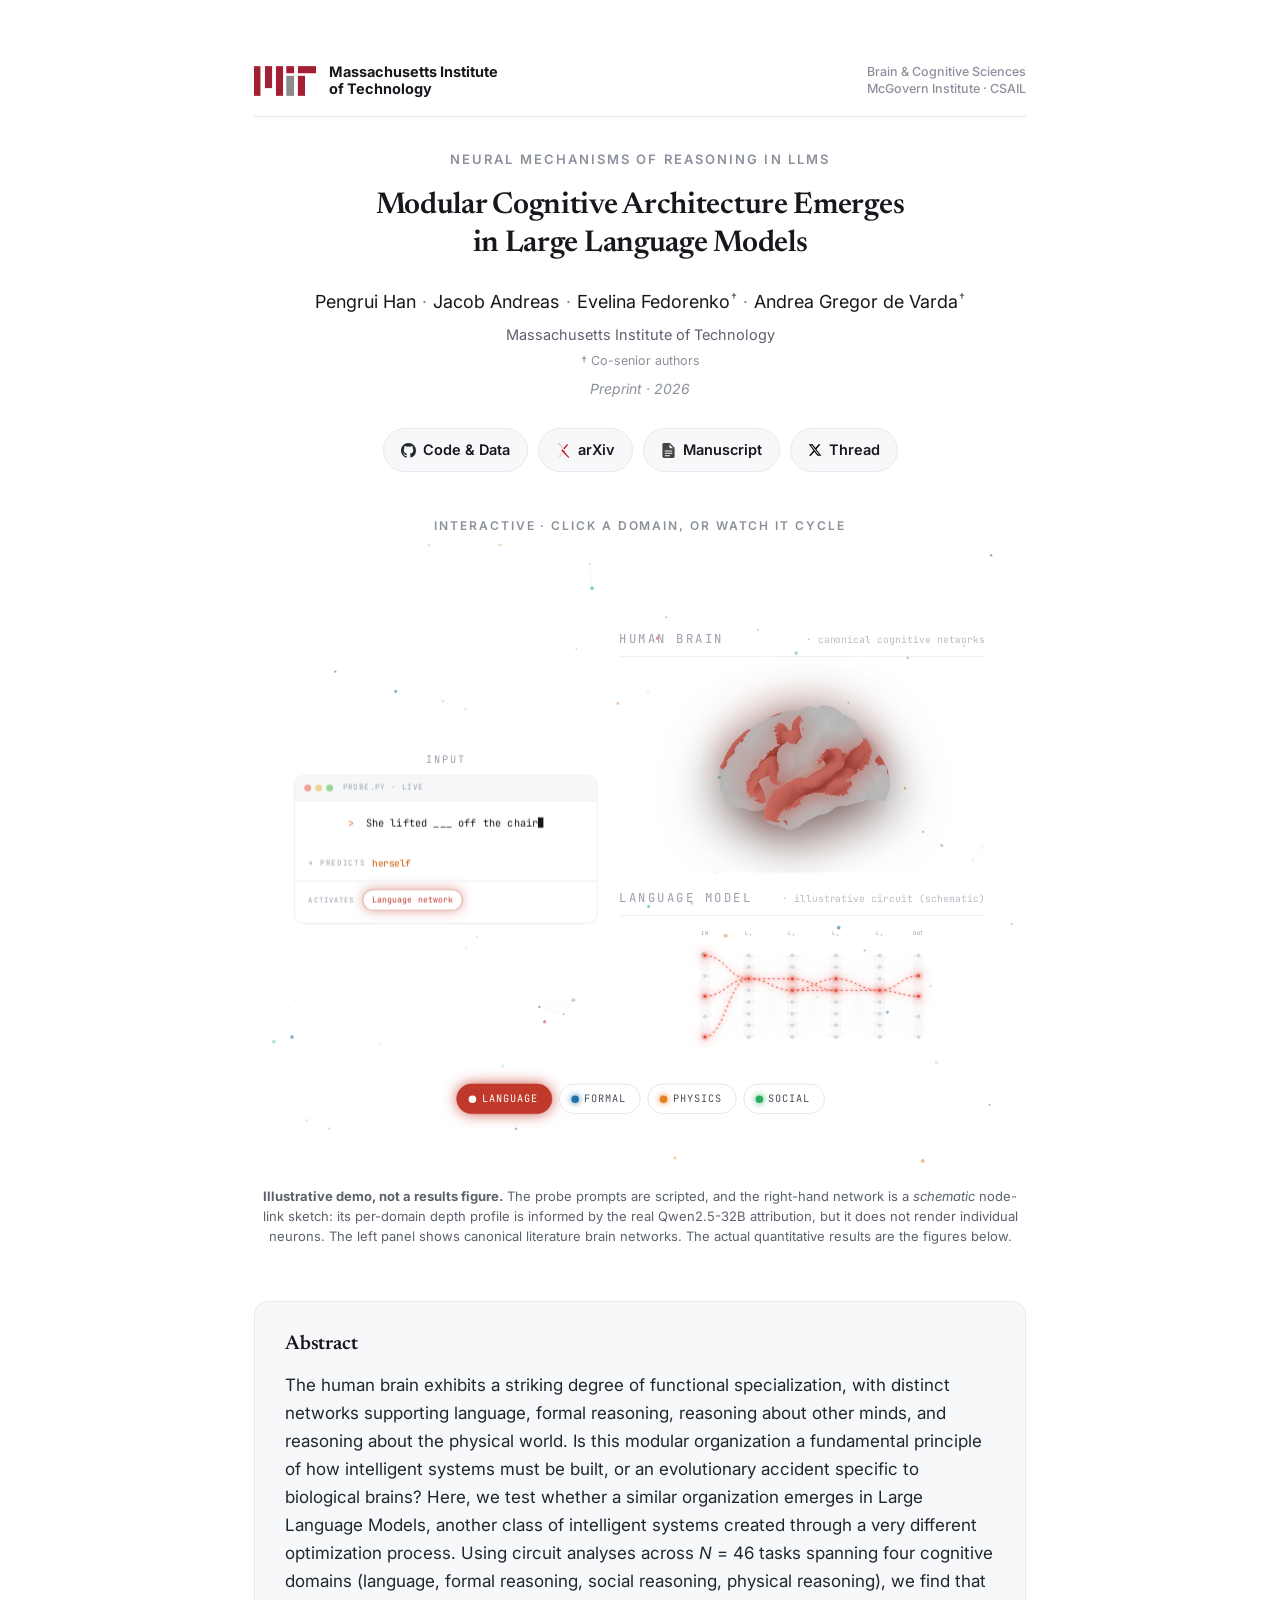
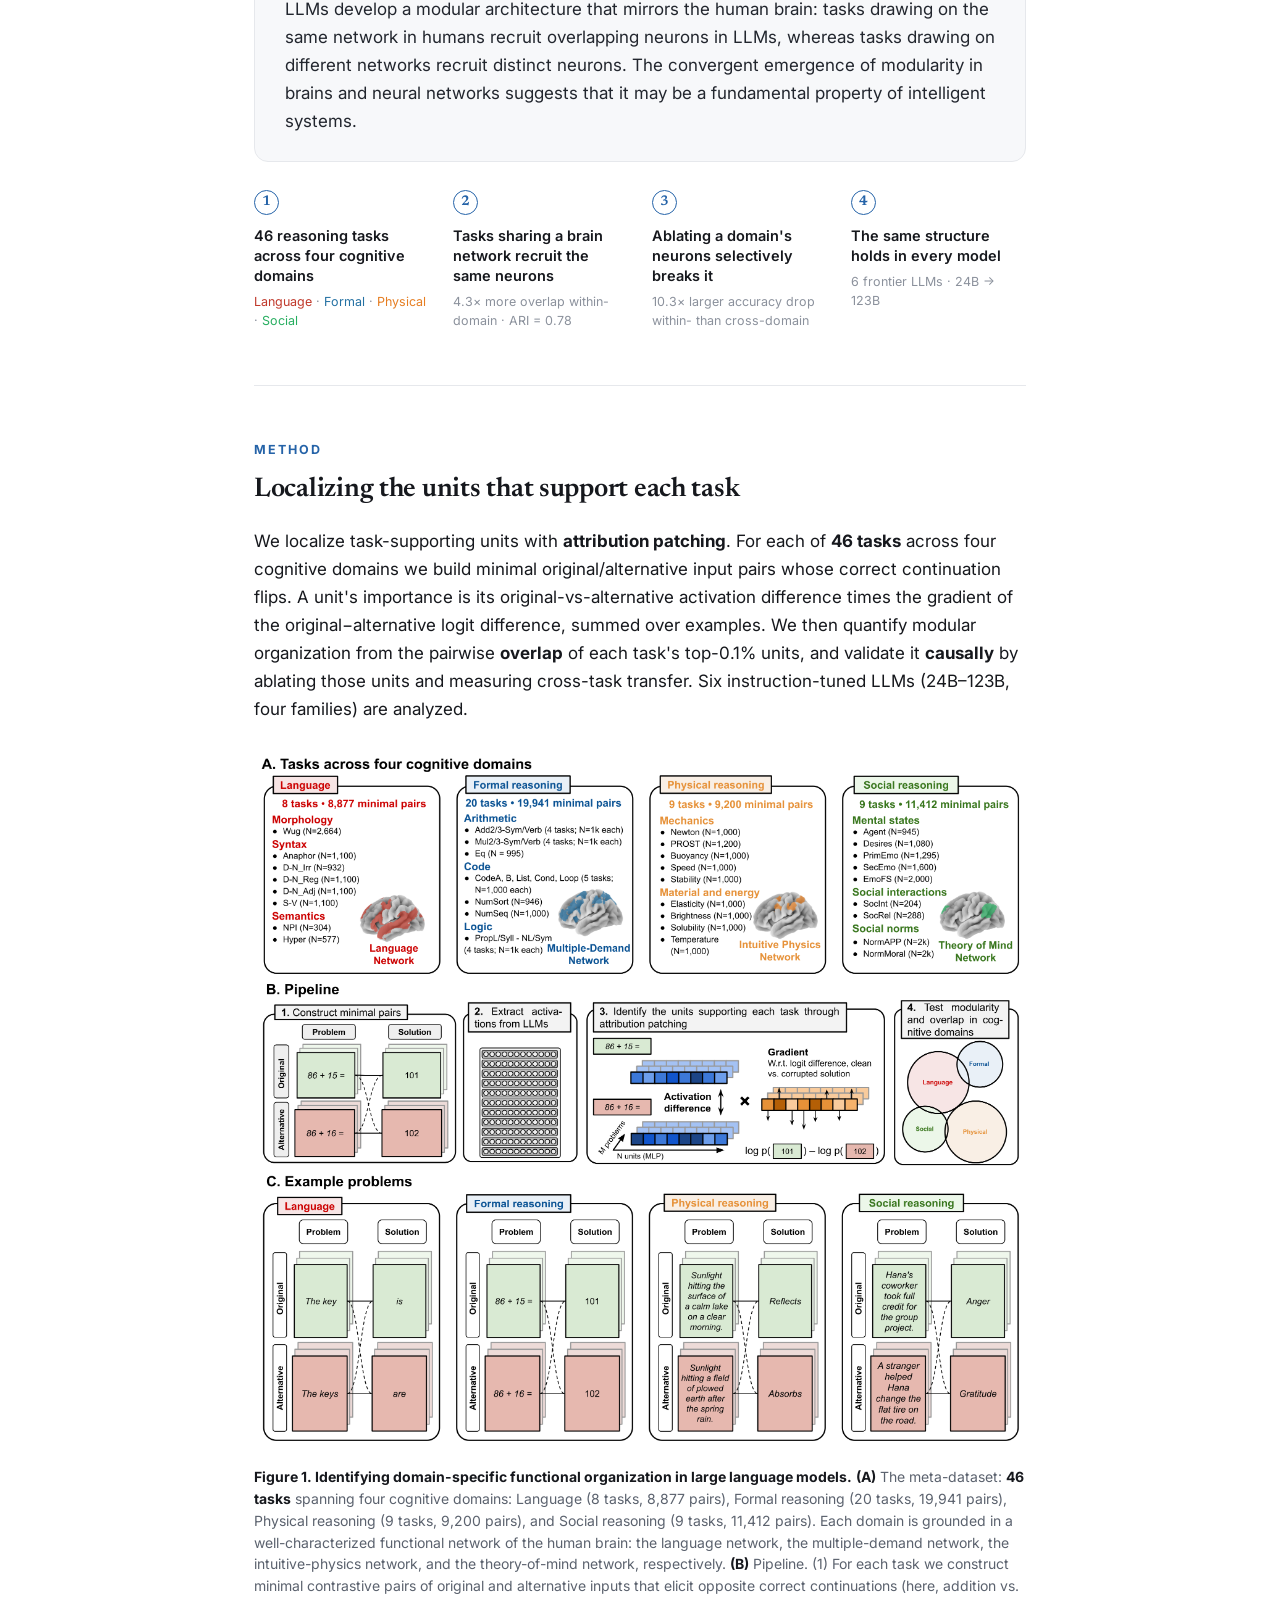
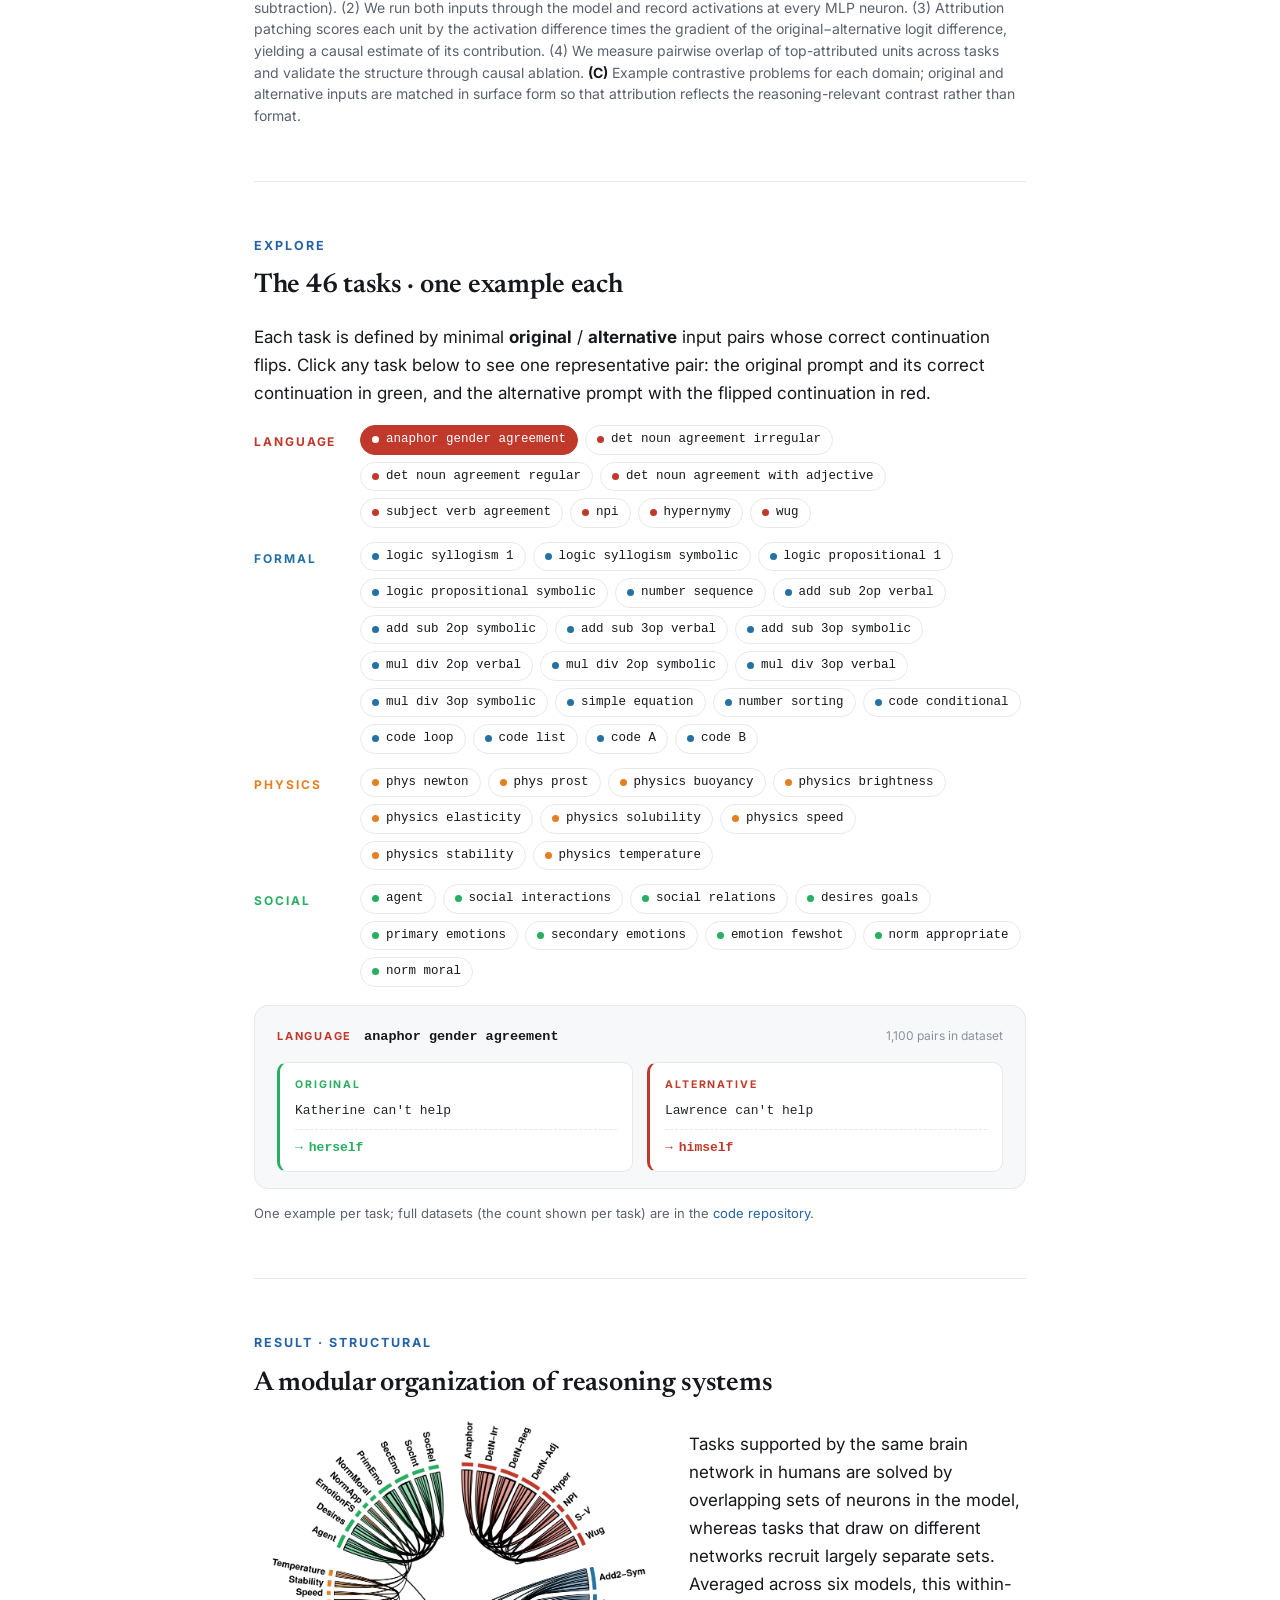
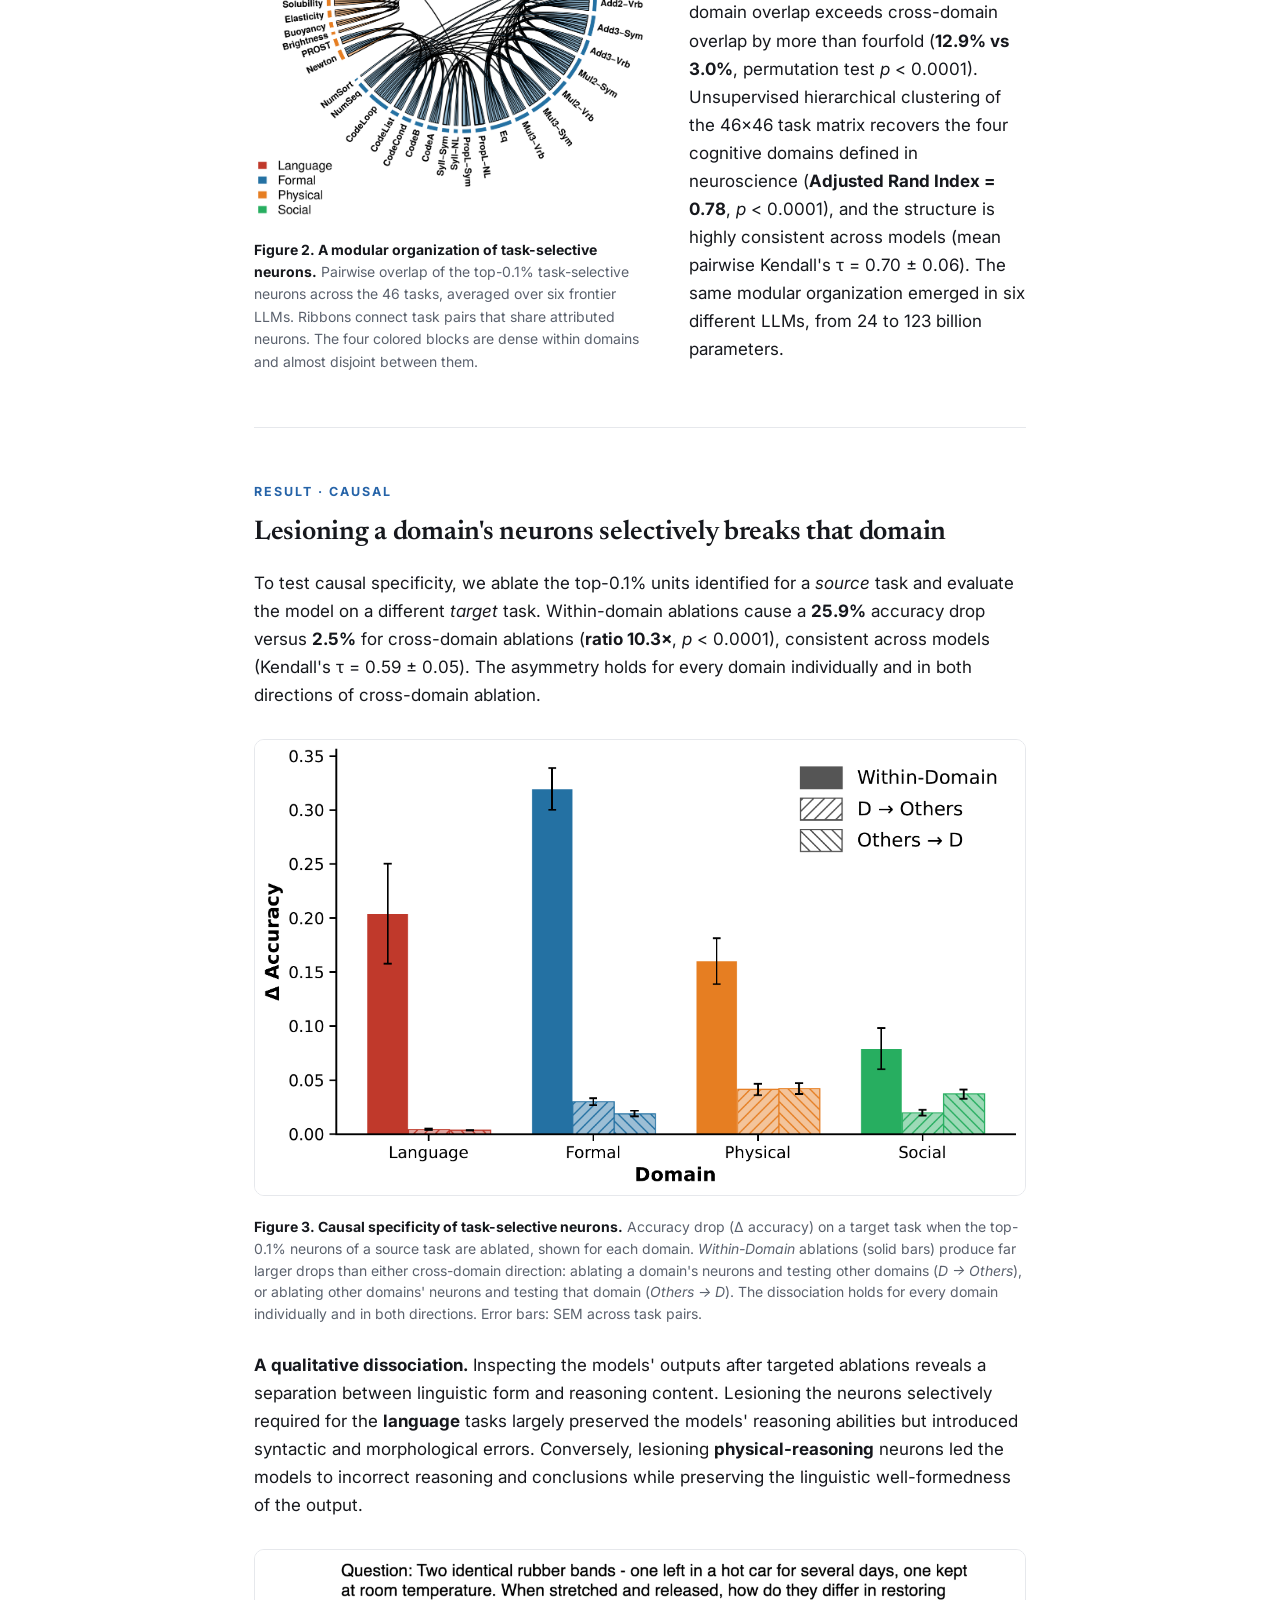
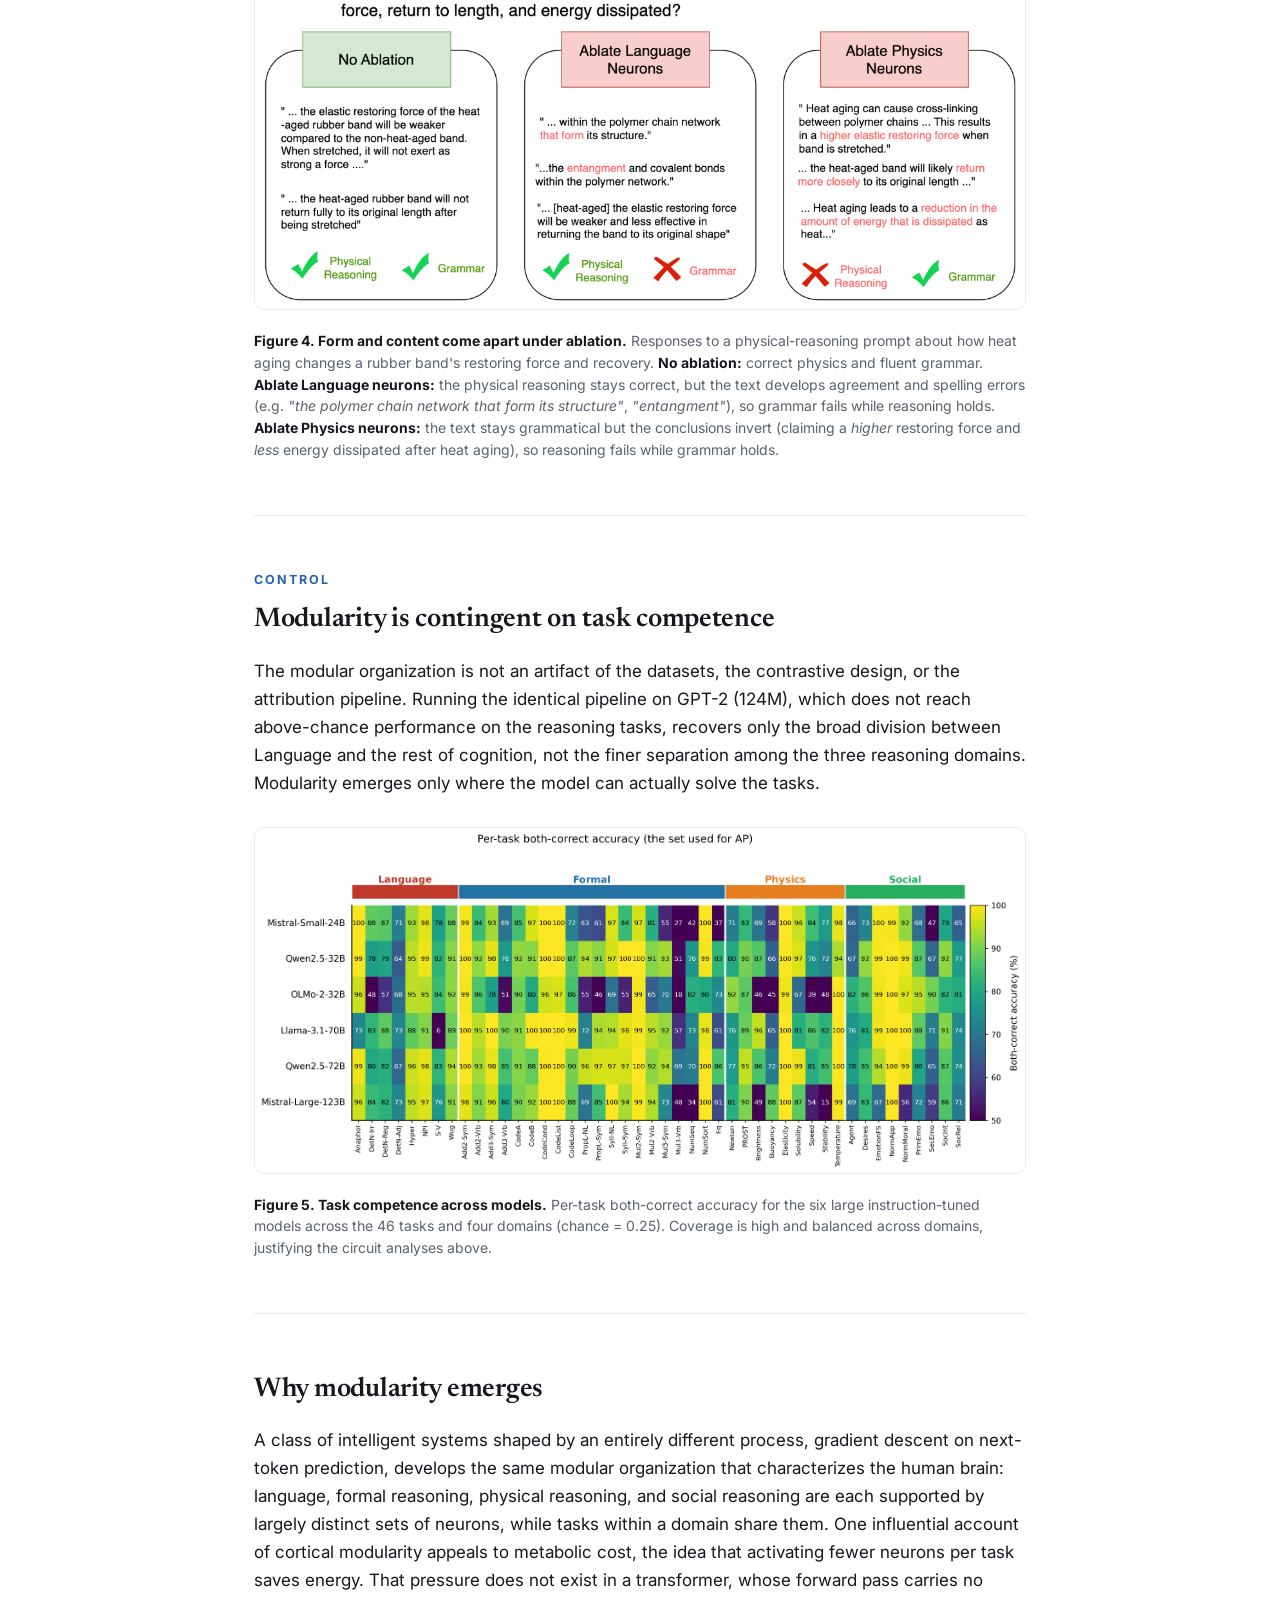
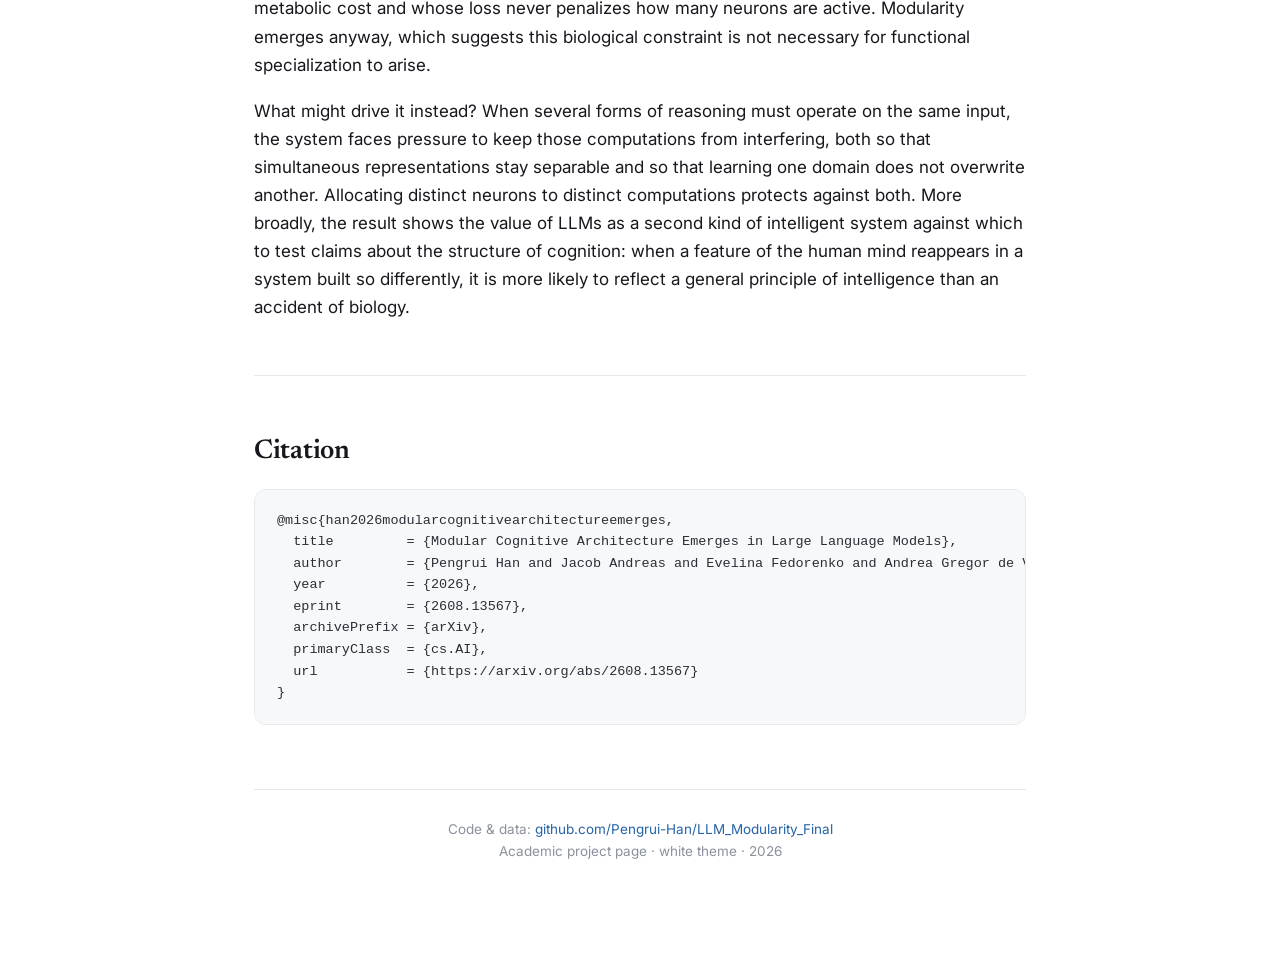
<file: index.html>
<!doctype html>
<html lang="en">
<head>
<meta charset="utf-8">
<meta name="viewport" content="width=device-width,initial-scale=1">
<title>Modular Cognitive Architecture Emerges in Large Language Models</title>
<meta name="description" content="Across six frontier LLMs (24B–123B), reasoning is supported by four segregated neuron populations that mirror the cognitive networks of the human brain.">
<meta name="citation_title" content="Modular Cognitive Architecture Emerges in Large Language Models">
<meta name="citation_author" content="Han, Pengrui">
<meta name="citation_author" content="Andreas, Jacob">
<meta name="citation_author" content="Fedorenko, Evelina">
<meta name="citation_author" content="de Varda, Andrea Gregor">
<meta name="citation_publication_date" content="2026">
<meta name="citation_pdf_url" content="https://arxiv.org/pdf/2608.13567">
<meta name="citation_abstract_html_url" content="https://pengrui-han.github.io/LLM_Modularity_Page/">
<link rel="preconnect" href="https://fonts.googleapis.com">
<link rel="preconnect" href="https://fonts.gstatic.com" crossorigin>
<link href="https://fonts.googleapis.com/css2?family=Inter:wght@400;500;600;700&family=Newsreader:ital,opsz@0,6..72;1,6..72&display=swap" rel="stylesheet">
<style>
  :root{
    --ink:#16181d; --muted:#5b626e; --faint:#8b919c; --line:#e6e8ec;
    --bg:#ffffff; --soft:#f7f8fa; --accent:#2563a8;
    --lang:#C0392B; --md:#2471A3; --phys:#E67E22; --tom:#27AE60;
  }
  *{box-sizing:border-box}
  html{ -webkit-text-size-adjust:100% }
  body{
    margin:0; background:var(--bg); color:var(--ink);
    font-family:"Inter",-apple-system,BlinkMacSystemFont,"Segoe UI",Helvetica,Arial,sans-serif;
    font-size:17px; line-height:1.65; -webkit-font-smoothing:antialiased;
  }
  .wrap{ max-width:820px; margin:0 auto; padding:64px 24px 96px }
  a{ color:var(--accent); text-decoration:none }
  a:hover{ text-decoration:underline }

  /* ---- letterhead (MIT masthead) ---- */
  .letterhead{ display:flex; align-items:center; justify-content:space-between; gap:18px;
    padding-bottom:18px; margin-bottom:32px; border-bottom:1px solid var(--line) }
  .mit-mark{ display:flex; align-items:center; gap:13px }
  .mit-mark svg{ width:62px; height:30px; display:block; flex:0 0 auto }
  .mit-name{ font-size:14.5px; font-weight:700; line-height:1.16; color:var(--ink) }
  .dept{ font-size:12.5px; line-height:1.32; color:var(--faint); text-align:right; font-weight:500 }
  @media (max-width:560px){
    .letterhead{ flex-direction:column; align-items:flex-start; gap:9px }
    .dept{ text-align:left }
  }

  /* ---- header ---- */
  .kicker{ text-align:center; font-size:13px; letter-spacing:.16em; text-transform:uppercase;
           color:var(--faint); font-weight:600; margin-bottom:18px }
  h1.title{
    font-family:"Newsreader",Georgia,serif; font-weight:600;
    font-size:30px; line-height:1.25; text-align:center; margin:0 0 24px;
    letter-spacing:-.01em;
  }
  .authors{ text-align:center; font-size:18px; margin:0 0 6px; color:var(--ink) }
  .authors .sep{ color:var(--faint); margin:0 .35em }
  .authors a{ color:var(--ink); text-decoration:none; border-bottom:1px solid transparent;
              transition:color .15s, border-color .15s }
  .authors a:hover{ color:var(--accent); border-bottom-color:var(--accent); text-decoration:none }
  .affil{ text-align:center; font-size:14.5px; color:var(--muted); margin:0 0 4px }
  .venue{ text-align:center; font-size:14px; color:var(--faint); margin:6px 0 0; font-style:italic }
  .todo{ text-align:center; font-size:13px; color:#b08900; background:#fff8e1;
          border:1px solid #f0e0a8; border-radius:8px; padding:7px 12px; margin:14px auto 0; max-width:560px }

  .links{ display:flex; flex-wrap:wrap; gap:10px; justify-content:center; margin:28px 0 0 }
  .btn{
    display:inline-flex; align-items:center; gap:7px;
    border:1px solid var(--line); background:var(--soft); color:var(--ink);
    padding:9px 17px; border-radius:999px; font-size:14.5px; font-weight:600;
  }
  .btn:hover{ background:#eef1f5; text-decoration:none }
  .btn.disabled{ color:var(--faint); background:#fafbfc; cursor:default }
  .btn .ic{ font-size:15px }
  .btn .ic-svg{ flex:0 0 auto; display:inline-block }
  .authors sup.dag{ font-size:.6em; color:var(--muted); font-weight:600; vertical-align:super; margin-left:1px }
  .eqnote{ text-align:center; font-size:12.5px; color:var(--faint); margin:3px 0 0 }

  hr.rule{ border:0; border-top:1px solid var(--line); margin:54px 0 }

  /* ---- sections ---- */
  h2{ font-family:"Newsreader",Georgia,serif; font-weight:600; font-size:27px;
      margin:0 0 14px; letter-spacing:-.01em }
  h2 .eyebrow{ display:block; font-family:"Inter",sans-serif; font-size:12.5px;
      letter-spacing:.16em; text-transform:uppercase; color:var(--accent);
      font-weight:700; margin-bottom:8px }
  p{ margin:0 0 18px }
  .lead{ font-size:18.5px; color:var(--ink) }
  .abstract{ background:var(--soft); border:1px solid var(--line); border-radius:14px;
             padding:26px 30px; margin:8px 0 0 }
  .abstract h2{ font-size:20px; margin-bottom:10px }
  .abstract p{ margin:0; color:#22262e }

  figure{ margin:30px 0 8px; text-align:center }
  figure img{ max-width:100%; height:auto; border:1px solid var(--line); border-radius:10px;
              background:#fff }
  figure img.bare{ border:none }
  figcaption{ font-size:14px; color:var(--muted); margin-top:12px; line-height:1.55;
              text-align:left }
  figcaption b{ color:var(--ink) }
  /* side-by-side figure + text (chord pairs with the structural result) */
  .split{ display:flex; gap:38px; align-items:center; flex-wrap:wrap; margin:10px 0 4px }
  .split-fig{ flex:1 1 380px; min-width:300px; margin:0; text-align:center }
  .split-fig img{ max-width:100% }
  .split-fig figcaption{ font-size:14px; color:var(--muted); line-height:1.6;
                         margin-top:12px; text-align:left }
  .split-fig figcaption b{ color:var(--ink) }
  .split-text{ flex:1 1 320px; min-width:280px }
  .split-text p{ margin:0 }
  @media (max-width:760px){ .split{ gap:18px; align-items:flex-start } }

  /* ---- numbers strip ---- */
  .nums{ display:grid; grid-template-columns:repeat(4,1fr); gap:8px 26px; margin:22px 0 2px }
  .num{ text-align:center; padding:2px 4px }
  .num .v{ font-family:"Newsreader",serif; font-size:21px; font-weight:600; line-height:1; color:var(--ink) }
  .num .l{ font-size:11px; color:var(--faint); margin-top:6px; line-height:1.4 }

  /* ---- key findings (numbered takeaways) ---- */
  .findings{ display:grid; grid-template-columns:repeat(4,1fr); gap:24px; margin:28px 0 4px }
  .fnum{ width:25px; height:25px; border-radius:50%; border:1.5px solid var(--accent);
         color:var(--accent); font-family:"Newsreader",serif; font-weight:600; font-size:14px;
         display:flex; align-items:center; justify-content:center; margin-bottom:11px }
  .fhead{ font-size:14.5px; font-weight:600; line-height:1.38; color:var(--ink); margin-bottom:7px }
  .fsub{ font-size:12.5px; color:var(--faint); line-height:1.5 }
  @media (max-width:640px){ .findings{ grid-template-columns:1fr 1fr; gap:20px } }

  /* ---- domain legend ---- */
  .domains{ display:flex; flex-wrap:wrap; gap:10px 22px; margin:6px 0 22px;
            font-size:14.5px; color:var(--muted) }
  .domains span{ display:inline-flex; align-items:center; gap:8px }
  .dot{ width:11px; height:11px; border-radius:50%; display:inline-block }

  /* ---- bibtex ---- */
  pre.bib{ background:var(--soft); border:1px solid var(--line); border-radius:12px;
           padding:20px 22px; overflow:auto; font-size:13.5px; line-height:1.6;
           font-family:"SF Mono",ui-monospace,"JetBrains Mono",Menlo,Consolas,monospace;
           color:#2a2e36 }
  footer{ text-align:center; color:var(--faint); font-size:13.5px; margin-top:64px;
          border-top:1px solid var(--line); padding-top:28px }
  /* full-width interactive hero (page opener) */
  .hero-band{ width:100%; background:#fff }
  .hero-band-inner{ max-width:820px; margin:0 auto; padding:14px 24px 6px }
  .hero-band-eyebrow{ text-align:center; font-size:12px; letter-spacing:.16em;
    text-transform:uppercase; color:var(--faint); font-weight:600; margin-bottom:8px }
  /* shrink the horizontal demo to column width via scale (keeps the side-by-side layout) */
  .demo-shell{ width:767px; max-width:100%; height:628px; overflow:hidden; margin:0 auto }
  .hero-band-frame{ width:1120px; height:916px; border:none; display:block; background:#fff;
    transform:scale(.685); transform-origin:top left }
  .hero-band-cap{ max-width:760px; margin:14px auto 0; text-align:center;
    font-size:13px; color:var(--muted); line-height:1.55 }
  @media (max-width:900px){
    .hero-band-inner{ max-width:100%; padding:12px 16px 4px }
    .demo-shell{ width:100%; height:auto; overflow:visible }
    .hero-band-frame{ width:100%; height:1240px; transform:none }
  }
  @media (max-width:640px){
    h1.title{ font-size:29px } .wrap{ padding:44px 18px 72px }
    .nums{ grid-template-columns:repeat(2,1fr) } body{ font-size:16px }
  }

  /* ---- task explorer ---- */
  .tx-grid{ display:flex; flex-direction:column; gap:14px; margin:6px 0 18px }
  .tx-row{ display:flex; align-items:flex-start; gap:14px; flex-wrap:wrap }
  .tx-row-lab{ flex:0 0 92px; font-size:12px; letter-spacing:.16em;
               text-transform:uppercase; font-weight:700; padding-top:7px; color:var(--c) }
  .tx-chips{ display:flex; flex-wrap:wrap; gap:7px; flex:1 }
  .tx-chip{ display:inline-flex; align-items:center; gap:7px;
            border:1px solid var(--line); background:#fff; color:var(--ink);
            padding:5px 11px; border-radius:999px; font-size:12.5px;
            font-family:"SF Mono",ui-monospace,"JetBrains Mono",Menlo,Consolas,monospace;
            cursor:pointer; line-height:1.4; transition:background .12s, border-color .12s }
  .tx-chip:hover{ border-color:var(--c) }
  .tx-chip.active{ background:var(--c); border-color:var(--c); color:#fff }
  .tx-chip .tx-dot{ width:7px; height:7px; border-radius:50%; background:var(--c) }
  .tx-chip.active .tx-dot{ background:#fff }
  .tx-panel{ border:1px solid var(--line); border-radius:14px; background:var(--soft);
             padding:20px 22px 16px; margin-top:10px }
  .tx-panel-head{ display:flex; align-items:baseline; gap:12px; margin-bottom:14px;
                  flex-wrap:wrap }
  .tx-panel-dom{ font-size:11px; letter-spacing:.16em; text-transform:uppercase;
                 font-weight:700; color:var(--c) }
  .tx-panel-task{ font-family:"SF Mono",ui-monospace,"JetBrains Mono",Menlo,Consolas,monospace;
                  font-size:13.5px; color:var(--ink); font-weight:600 }
  .tx-panel-n{ margin-left:auto; font-size:12px; color:var(--faint) }
  .tx-cols{ display:grid; grid-template-columns:1fr 1fr; gap:14px }
  .tx-card{ background:#fff; border:1px solid var(--line); border-left:3px solid var(--card-c);
            border-radius:10px; padding:13px 15px }
  .tx-card.clean{ --card-c:#27ae60 }
  .tx-card.corr{  --card-c:#c0392b }
  .tx-card-lab{ font-size:10.5px; letter-spacing:.18em; text-transform:uppercase;
                font-weight:700; color:var(--card-c); margin-bottom:8px }
  .tx-card-text{ font-family:"SF Mono",ui-monospace,"JetBrains Mono",Menlo,Consolas,monospace;
                 font-size:13px; line-height:1.55; color:#23272d;
                 white-space:pre-wrap; word-break:break-word }
  .tx-card-cont{ font-size:13px; line-height:1.5; margin-top:8px;
                 padding-top:8px; border-top:1px dashed var(--line);
                 font-family:"SF Mono",ui-monospace,"JetBrains Mono",Menlo,Consolas,monospace }
  .tx-card-cont .arr{ color:var(--card-c); font-weight:700; margin-right:6px }
  .tx-card-cont .cont{ color:var(--card-c); font-weight:600 }
  @media (max-width:640px){
    .tx-row{ gap:8px }
    .tx-row-lab{ flex:0 0 100%; padding-top:0 }
    .tx-cols{ grid-template-columns:1fr }
  }

  /* ---- table of contents (left sticky nav) ---- */
  .toc{
    position:fixed; top:140px;
    left:max(20px, calc(50vw - 600px));
    width:190px;
    font-size:13.5px; line-height:1.55; color:var(--muted);
    max-height:calc(100vh - 180px); overflow-y:auto; padding-right:6px;
    /* hidden by default; fades in once the reader enters Method */
    opacity:0; transform:translateX(-8px); pointer-events:none;
    transition:opacity .35s ease, transform .35s ease;
  }
  .toc.visible{ opacity:1; transform:none; pointer-events:auto }
  .toc-head{
    font-size:11px; letter-spacing:.18em; text-transform:uppercase;
    font-weight:700; color:var(--faint); margin-bottom:14px;
  }
  .toc ol{ list-style:none; padding:0; margin:0 }
  .toc li{ margin:0 0 12px }
  .toc a{
    color:var(--muted); text-decoration:none; display:block;
    border-left:2px solid transparent;
    padding:2px 0 2px 10px; margin-left:-12px;
    transition:color .12s, border-color .12s;
  }
  .toc a:hover{ color:var(--ink); text-decoration:none }
  .toc a.current{ color:var(--ink); border-left-color:var(--accent); font-weight:600 }
  section[id], .abstract[id]{ scroll-margin-top: 24px }
  @media (max-width:1180px){ .toc{ display:none } }
</style>
</head>
<body>

<nav class="toc" aria-label="Table of contents">
  <div class="toc-head">Contents</div>
  <ol>
    <li><a href="#abstract">Abstract</a></li>
    <li><a href="#method">Method</a></li>
    <li><a href="#explore">The 46 tasks · one example each</a></li>
    <li><a href="#structural">A modular organization of reasoning systems</a></li>
    <li><a href="#causal">Lesioning a domain's neurons breaks it</a></li>
    <li><a href="#control">Modularity is contingent on task competence</a></li>
    <li><a href="#discussion">Why modularity emerges</a></li>
    <li><a href="#citation">Citation</a></li>
  </ol>
</nav>

<div class="wrap" style="padding-bottom:30px">

  <!-- ============== LETTERHEAD ============== -->
  <header class="letterhead">
    <div class="mit-mark">
      <svg viewBox="0 0 96 46" xmlns="http://www.w3.org/2000/svg" role="img" aria-label="MIT">
        <rect x="0"  y="0"  width="10" height="46" fill="#A31F34"/>
        <rect x="17" y="0"  width="11" height="34" fill="#A31F34"/>
        <rect x="34" y="0"  width="11" height="46" fill="#A31F34"/>
        <rect x="50" y="0"  width="12" height="11" fill="#A31F34"/>
        <rect x="50" y="15" width="12" height="31" fill="#8A8B8C"/>
        <rect x="68" y="0"  width="28" height="11" fill="#A31F34"/>
        <rect x="68" y="15" width="11" height="31" fill="#A31F34"/>
      </svg>
      <span class="mit-name">Massachusetts Institute<br>of Technology</span>
    </div>
    <div class="dept">Brain &amp; Cognitive Sciences<br>McGovern Institute · CSAIL</div>
  </header>

  <!-- ============== HEADER ============== -->
  <div class="kicker">Neural Mechanisms of Reasoning in LLMs</div>
  <h1 class="title">Modular Cognitive Architecture Emerges<br>in Large Language Models</h1>

  <p class="authors"><a href="https://pengrui-han.github.io/" target="_blank" rel="noopener noreferrer">Pengrui Han</a><span class="sep">·</span><a href="https://www.mit.edu/~jda/" target="_blank" rel="noopener noreferrer">Jacob Andreas</a><span class="sep">·</span><a href="https://www.evlab.mit.edu/" target="_blank" rel="noopener noreferrer">Evelina Fedorenko</a><sup class="dag">†</sup><span class="sep">·</span><a href="https://andrea-de-varda.github.io/" target="_blank" rel="noopener noreferrer">Andrea Gregor de Varda</a><sup class="dag">†</sup></p>
  <p class="affil">Massachusetts Institute of Technology</p>
  <p class="eqnote">† Co-senior authors</p>
  <p class="venue">Preprint · 2026</p>

  <!-- Links are placeholders for now; add href + drop the "disabled" class / "· coming soon" once live.
       Repo (when public): https://github.com/Pengrui-Han/LLM_Modularity_Final -->
  <div class="links">
    <a class="btn" href="https://github.com/Pengrui-Han/LLM_Modularity" target="_blank" rel="noopener">
      <svg class="ic-svg" viewBox="0 0 16 16" width="15" height="15" fill="#24292f" aria-hidden="true"><path d="M8 0C3.58 0 0 3.58 0 8c0 3.54 2.29 6.53 5.47 7.59.4.07.55-.17.55-.38 0-.19-.01-.82-.01-1.49-2.01.37-2.53-.49-2.69-.94-.09-.23-.48-.94-.82-1.13-.28-.15-.68-.52-.01-.53.63-.01 1.08.58 1.23.82.72 1.21 1.87.87 2.33.66.07-.52.28-.87.51-1.07-1.78-.2-3.64-.89-3.64-3.95 0-.87.31-1.59.82-2.15-.08-.2-.36-1.02.08-2.12 0 0 .67-.21 2.2.82.64-.18 1.32-.27 2-.27.68 0 1.36.09 2 .27 1.53-1.04 2.2-.82 2.2-.82.44 1.1.16 1.92.08 2.12.51.56.82 1.27.82 2.15 0 3.07-1.87 3.75-3.65 3.95.29.25.54.73.54 1.48 0 1.07-.01 1.93-.01 2.2 0 .21.15.46.55.38A8.013 8.013 0 0016 8c0-4.42-3.58-8-8-8z"></path></svg>
      Code &amp; Data</a>
    <a class="btn" href="https://arxiv.org/abs/2608.13567" target="_blank" rel="noopener">
      <svg class="ic-svg" viewBox="0 0 24 24" width="15" height="15" fill="#B31B1B" aria-hidden="true"><path d="M3.8423 0a1.0037 1.0037 0 0 0-.922.6078c-.1536.3687-.0438.6275.2938 1.1113l6.9185 8.3597-1.0223 1.1058a1.0393 1.0393 0 0 0 .003 1.4229l1.2292 1.3135-5.4391 6.4444c-.2803.299-.4538.823-.2971 1.1986a1.0253 1.0253 0 0 0 .9585.635.9133.9133 0 0 0 .6891-.3405l5.783-6.126 7.4902 8.0051a.8527.8527 0 0 0 .6835.2597.9575.9575 0 0 0 .8777-.6138c.1577-.377-.017-.7502-.306-1.1407l-7.0518-8.3418 1.0632-1.13a.9626.9626 0 0 0 .0089-1.3165L4.6336.4639s-.3733-.4535-.768-.463zm0 .272h.0166c.2179.0052.4874.2715.5644.3639l.005.006.0052.0055 10.169 10.9905a.6915.6915 0 0 1-.0072.945l-1.0666 1.133-1.4982-1.7724-8.5994-10.39c-.3286-.472-.352-.6183-.2592-.841a.7307.7307 0 0 1 .6704-.4401Zm14.341 1.5701a.877.877 0 0 0-.6554.2418l-5.6962 6.1584 1.6944 1.8319 5.3089-6.5138c.3251-.4335.479-.6603.3247-1.0292a1.1205 1.1205 0 0 0-.9763-.689zm-7.6557 12.2823 1.3186 1.4135-5.7864 6.1295a.6494.6494 0 0 1-.4959.26.7516.7516 0 0 1-.706-.4669c-.1119-.2682.0359-.6864.2442-.9083l.0051-.0055.0047-.0055z"></path></svg>
      arXiv</a>
    <a class="btn" href="assets/paper.pdf" target="_blank" rel="noopener">
      <svg class="ic-svg" viewBox="0 0 16 16" width="15" height="15" fill="#444" aria-hidden="true"><path d="M9.5 0H3a1.5 1.5 0 0 0-1.5 1.5v13A1.5 1.5 0 0 0 3 16h10a1.5 1.5 0 0 0 1.5-1.5V5L9.5 0zM9 1.5 13 5.5H10A1 1 0 0 1 9 4.5V1.5zM4 8h8v1H4V8zm0 2.5h8v1H4v-1zm0 2.5h5.5v1H4v-1z"></path></svg>
      Manuscript</a>
    <a class="btn" href="https://x.com/pengrui_han/status/2072017872390344904" target="_blank" rel="noopener">
      <svg class="ic-svg" viewBox="0 0 24 24" width="14" height="14" fill="#000" aria-hidden="true"><path d="M18.244 2.25h3.308l-7.227 8.26 8.502 11.24H16.17l-5.214-6.817L4.99 21.75H1.68l7.73-8.835L1.254 2.25H8.08l4.713 6.231zm-1.161 17.52h1.833L7.084 4.126H5.117z"></path></svg>
      Thread</a>
  </div>

</div><!-- /wrap (header) -->

<!-- ============== INTERACTIVE HERO — opener, right after title + authors, full-width white ============== -->
<div class="hero-band">
  <div class="hero-band-inner">
    <div class="hero-band-eyebrow">Interactive · click a domain, or watch it cycle</div>
    <div class="demo-shell"><iframe src="hero_widget.html" title="Interactive brain-vs-LLM demo" loading="eager"
      scrolling="no" class="hero-band-frame"></iframe></div>
    <div class="hero-band-cap"><b>Illustrative demo, not a results figure.</b> The probe prompts
      are scripted, and the right-hand network is a <i>schematic</i> node-link sketch: its
      per-domain depth profile is informed by the real Qwen2.5-32B attribution, but it does not
      render individual neurons. The left panel shows canonical literature brain networks. The
      actual quantitative results are the figures below.</div>
  </div>
</div>

<div class="wrap" style="padding-top:40px">

  <!-- ============== ABSTRACT ============== -->
  <div class="abstract" id="abstract">
    <h2>Abstract</h2>
    <p>The human brain exhibits a striking degree of functional specialization, with distinct
    networks supporting language, formal reasoning, reasoning about other minds, and reasoning
    about the physical world. Is this modular organization a fundamental principle of how
    intelligent systems must be built, or an evolutionary accident specific to biological brains?
    Here, we test whether a similar organization emerges in Large Language Models, another class
    of intelligent systems created through a very different optimization process. Using circuit
    analyses across <i>N</i> = 46 tasks spanning four cognitive domains (language, formal reasoning,
    social reasoning, physical reasoning), we find that LLMs develop a modular architecture that
    mirrors the human brain: tasks drawing on the same network in humans recruit overlapping
    neurons in LLMs, whereas tasks drawing on different networks recruit distinct neurons. The
    convergent emergence of modularity in brains and neural networks suggests that it may be a
    fundamental property of intelligent systems.</p>
  </div>

  <div class="findings">
    <div class="finding">
      <div class="fnum">1</div>
      <div class="fhead">46 reasoning tasks across four cognitive domains</div>
      <div class="fsub"><span style="color:var(--lang)">Language</span> · <span style="color:var(--md)">Formal</span> · <span style="color:var(--phys)">Physical</span> · <span style="color:var(--tom)">Social</span></div>
    </div>
    <div class="finding">
      <div class="fnum">2</div>
      <div class="fhead">Tasks sharing a brain network recruit the same neurons</div>
      <div class="fsub">4.3× more overlap within-domain · ARI = 0.78</div>
    </div>
    <div class="finding">
      <div class="fnum">3</div>
      <div class="fhead">Ablating a domain's neurons selectively breaks it</div>
      <div class="fsub">10.3× larger accuracy drop within- than cross-domain</div>
    </div>
    <div class="finding">
      <div class="fnum">4</div>
      <div class="fhead">The same structure holds in every model</div>
      <div class="fsub">6 frontier LLMs · 24B → 123B</div>
    </div>
  </div>
  <hr class="rule">

  <!-- ============== METHOD ============== -->
  <section id="method">
    <h2><span class="eyebrow">Method</span>Localizing the units that support each task</h2>
    <p>We localize task-supporting units with <b>attribution patching</b>. For each of
    <b>46 tasks</b> across four cognitive domains we build minimal original/alternative input pairs
    whose correct continuation flips. A unit's importance is its original-vs-alternative activation
    difference times the gradient of the original−alternative logit difference, summed over examples.
    We then quantify modular organization from the pairwise <b>overlap</b> of each task's top-0.1%
    units, and validate it <b>causally</b> by ablating those units and measuring cross-task transfer.
    Six instruction-tuned LLMs (24B–123B, four families) are analyzed.</p>
    <figure>
      <img class="bare" src="assets/figures/figure1_overview.png" alt="Overview: 46 tasks across four cognitive domains with example counts, each mapped to a human brain network; the attribution-patching pipeline; and example original/alternative problem pairs per domain.">
      <figcaption><b>Figure 1. Identifying domain-specific functional organization in large language
      models.</b> <b>(A)</b> The meta-dataset: <b>46 tasks</b> spanning four cognitive domains:
      Language (8 tasks, 8,877 pairs), Formal reasoning (20 tasks, 19,941 pairs), Physical reasoning
      (9 tasks, 9,200 pairs), and Social reasoning (9 tasks, 11,412 pairs). Each domain is grounded
      in a well-characterized functional network of the human brain: the language network, the
      multiple-demand network, the intuitive-physics network, and the theory-of-mind network,
      respectively. <b>(B)</b> Pipeline. (1) For each task we construct minimal contrastive pairs of
      original and alternative inputs that elicit opposite correct continuations (here, addition vs.
      subtraction). (2) We run both inputs through the model and record activations at every MLP
      neuron. (3) Attribution patching scores each unit by the activation difference times the
      gradient of the original−alternative logit difference, yielding a causal estimate of its
      contribution. (4) We measure pairwise overlap of top-attributed units across tasks and validate
      the structure through causal ablation. <b>(C)</b> Example contrastive problems for each domain;
      original and alternative inputs are matched in surface form so that attribution reflects the
      reasoning-relevant contrast rather than format.</figcaption>
    </figure>
  </section>

  <hr class="rule">

  <!-- ============== TASK EXPLORER ============== -->
  <section id="explore">
    <h2><span class="eyebrow">Explore</span>The 46 tasks · one example each</h2>
    <p>Each task is defined by minimal <b>original</b> / <b>alternative</b> input pairs whose
    correct continuation flips. Click any task below to see one representative pair:
    the original prompt and its correct continuation in green, and the alternative
    prompt with the flipped continuation in red.</p>
    <div class="tx-grid" id="tx-grid"><!-- populated by JS --></div>
    <div class="tx-panel" id="tx-panel"><!-- populated by JS --></div>
    <p style="font-size:13px;color:var(--muted);margin-top:14px">
      One example per task; full datasets (the count shown per task) are in the
      <a href="https://github.com/Pengrui-Han/LLM_Modularity_Final/tree/main/data">code repository</a>.
    </p>
  </section>

  <hr class="rule">

  <!-- ============== OVERLAP (structural) ============== -->
  <section id="structural">
    <h2><span class="eyebrow">Result · Structural</span>A modular organization of reasoning systems</h2>
    <div class="split">
      <figure class="split-fig">
        <img class="bare" src="assets/figures/overlap_chord_diagram.png" alt="Chord diagram of top-0.1% neuron overlap across 46 tasks, averaged over six LLMs, showing four disjoint domain blocks.">
        <figcaption><b>Figure 2. A modular organization of task-selective neurons.</b> Pairwise
        overlap of the top-0.1% task-selective neurons across the 46 tasks, averaged over six frontier
        LLMs. Ribbons connect task pairs that share attributed neurons. The four colored blocks are
        dense within domains and almost disjoint between them.</figcaption>
      </figure>
      <div class="split-text">
        <p>Tasks supported by the same brain network in humans are solved by overlapping sets of
        neurons in the model, whereas tasks that draw on different networks recruit largely separate
        sets. Averaged across six models, this within-domain overlap exceeds cross-domain overlap by
        more than fourfold (<b>12.9% vs 3.0%</b>, permutation test <i>p</i> &lt; 0.0001). Unsupervised
        hierarchical clustering of the 46×46 task matrix recovers the four cognitive domains defined
        in neuroscience (<b>Adjusted Rand Index = 0.78</b>, <i>p</i> &lt; 0.0001), and the structure
        is highly consistent across models (mean pairwise Kendall's τ = 0.70 ± 0.06). The same modular
        organization emerged in six different LLMs, from 24 to 123 billion parameters.</p>
      </div>
    </div>
  </section>

  <hr class="rule">

  <!-- ============== CAUSAL ============== -->
  <section id="causal">
    <h2><span class="eyebrow">Result · Causal</span>Lesioning a domain's neurons selectively breaks that domain</h2>
    <p>To test causal specificity, we ablate the top-0.1% units identified for a <i>source</i> task
    and evaluate the model on a different <i>target</i> task. Within-domain ablations cause a
    <b>25.9%</b> accuracy drop versus <b>2.5%</b> for cross-domain ablations
    (<b>ratio 10.3×</b>, <i>p</i> &lt; 0.0001), consistent across models (Kendall's τ = 0.59 ± 0.05).
    The asymmetry holds for every domain individually and in both directions of cross-domain
    ablation.</p>
    <figure>
      <img src="assets/figures/ablation_within_vs_across_3bar.png" alt="Per-domain accuracy drop for within-domain ablation versus the two cross-domain directions.">
      <figcaption><b>Figure 3. Causal specificity of task-selective neurons.</b> Accuracy drop
      (Δ accuracy) on a target task when the top-0.1% neurons of a source task are ablated, shown for
      each domain. <i>Within-Domain</i> ablations (solid bars) produce far larger drops than either
      cross-domain direction: ablating a domain's neurons and testing other domains
      (<i>D → Others</i>), or ablating other domains' neurons and testing that domain
      (<i>Others → D</i>). The dissociation holds for every domain individually and in both
      directions. Error bars: SEM across task pairs.</figcaption>
    </figure>

    <p style="margin-top:26px"><b>A qualitative dissociation.</b> Inspecting the models' outputs
    after targeted ablations reveals a separation between linguistic form and reasoning content.
    Lesioning the neurons selectively required for the <b>language</b> tasks largely preserved the
    models' reasoning abilities but introduced syntactic and morphological errors. Conversely,
    lesioning <b>physical-reasoning</b> neurons led the models to incorrect reasoning and conclusions
    while preserving the linguistic well-formedness of the output.</p>
    <figure>
      <img src="assets/figures/qualitative_example.png" alt="Three model responses to a rubber-band physics question: no ablation gives a correct, fluent answer; ablating language neurons keeps the physics correct but breaks grammar; ablating physics neurons keeps grammar fluent but reaches wrong physical conclusions.">
      <figcaption><b>Figure 4. Form and content come apart under ablation.</b> Responses to a
      physical-reasoning prompt about how heat aging changes a rubber band's restoring force and
      recovery. <b>No ablation:</b> correct physics and fluent grammar. <b>Ablate Language neurons:</b>
      the physical reasoning stays correct, but the text develops agreement and spelling errors
      (e.g. <i>"the polymer chain network that form its structure"</i>, <i>"entangment"</i>), so
      grammar fails while reasoning holds. <b>Ablate Physics neurons:</b> the text stays grammatical
      but the conclusions invert (claiming a <i>higher</i> restoring force and <i>less</i> energy
      dissipated after heat aging), so reasoning fails while grammar holds.</figcaption>
    </figure>
  </section>

  <hr class="rule">

  <!-- ============== CONTROL ============== -->
  <section id="control">
    <h2><span class="eyebrow">Control</span>Modularity is contingent on task competence</h2>
    <p>The modular organization is not an artifact of the datasets, the contrastive design, or the
    attribution pipeline. Running the identical pipeline on GPT-2 (124M), which does not reach
    above-chance performance on the reasoning tasks, recovers only the broad division between
    Language and the rest of cognition, not the finer separation among the three reasoning domains.
    Modularity emerges only where the model can actually solve the tasks.</p>
    <figure>
      <img src="assets/figures/accuracy_heatmap_both_correct.png" alt="Per-task both-correct accuracy across the six large models.">
      <figcaption><b>Figure 5. Task competence across models.</b> Per-task both-correct accuracy for
      the six large instruction-tuned models across the 46 tasks and four domains (chance = 0.25).
      Coverage is high and balanced across domains, justifying the circuit analyses above.</figcaption>
    </figure>
  </section>

  <hr class="rule">

  <!-- ============== DISCUSSION (Why modularity emerges) ============== -->
  <section id="discussion">
    <h2>Why modularity emerges</h2>
    <p>A class of intelligent systems shaped by an entirely different process, gradient descent on
    next-token prediction, develops the same modular organization that characterizes the human
    brain: language, formal reasoning, physical reasoning, and social reasoning are each supported
    by largely distinct sets of neurons, while tasks within a domain share them. One influential
    account of cortical modularity appeals to metabolic cost, the idea that activating fewer neurons
    per task saves energy. That pressure does not exist in a transformer, whose forward pass carries
    no metabolic cost and whose loss never penalizes how many neurons are active. Modularity emerges
    anyway, which suggests this biological constraint is not necessary for functional specialization
    to arise.</p>
    <p>What might drive it instead? When several forms of reasoning must operate on the same input,
    the system faces pressure to keep those computations from interfering, both so that simultaneous
    representations stay separable and so that learning one domain does not overwrite another.
    Allocating distinct neurons to distinct computations protects against both. More broadly, the
    result shows the value of LLMs as a second kind of intelligent system against which to test
    claims about the structure of cognition: when a feature of the human mind reappears in a system
    built so differently, it is more likely to reflect a general principle of intelligence than an
    accident of biology.</p>
  </section>

  <hr class="rule">

  <!-- ============== BIBTEX ============== -->
  <section id="citation">
    <h2>Citation</h2>
    <pre class="bib">@misc{han2026modularcognitivearchitectureemerges,
  title         = {Modular Cognitive Architecture Emerges in Large Language Models},
  author        = {Pengrui Han and Jacob Andreas and Evelina Fedorenko and Andrea Gregor de Varda},
  year          = {2026},
  eprint        = {2608.13567},
  archivePrefix = {arXiv},
  primaryClass  = {cs.AI},
  url           = {https://arxiv.org/abs/2608.13567}
}</pre>
  </section>

  <footer>
    Code &amp; data: <a href="https://github.com/Pengrui-Han/LLM_Modularity_Final">github.com/Pengrui-Han/LLM_Modularity_Final</a><br>
    Academic project page · white theme · 2026
  </footer>

</div>

<script>
(function(){
  const ORDER  = ['Language','Formal','Physics','Social'];
  const COLOR  = {Language:'#C0392B', Formal:'#2471A3', Physics:'#E67E22', Social:'#27AE60'};
  const grid   = document.getElementById('tx-grid');
  const panel  = document.getElementById('tx-panel');
  if (!grid || !panel) return;
  const esc = s => String(s).replace(/&/g,'&amp;').replace(/</g,'&lt;').replace(/>/g,'&gt;')
                            .replace(/"/g,'&quot;').replace(/'/g,'&#39;');

  fetch('tasks_examples.json').then(r => r.json()).then(data => {
    const byDom = Object.fromEntries(ORDER.map(d => [d, []]));
    for (const t of data) (byDom[t.domain] || (byDom[t.domain]=[])).push(t);

    for (const dom of ORDER) {
      const row = document.createElement('div');
      row.className = 'tx-row';
      row.style.setProperty('--c', COLOR[dom]);
      row.innerHTML = `<div class="tx-row-lab">${dom}</div>`;
      const chips = document.createElement('div');
      chips.className = 'tx-chips';
      for (const t of byDom[dom]) {
        const btn = document.createElement('button');
        btn.type = 'button';
        btn.className = 'tx-chip';
        btn.dataset.task = t.task;
        btn.innerHTML = `<span class="tx-dot"></span>${esc(t.display)}`;
        btn.addEventListener('click', () => show(t));
        chips.appendChild(btn);
      }
      row.appendChild(chips);
      grid.appendChild(row);
    }

    function show(t) {
      document.querySelectorAll('.tx-chip.active').forEach(el => el.classList.remove('active'));
      const btn = document.querySelector('.tx-chip[data-task="' + (window.CSS && CSS.escape ? CSS.escape(t.task) : t.task) + '"]');
      if (btn) btn.classList.add('active');
      panel.style.setProperty('--c', t.color);
      panel.innerHTML = `
        <div class="tx-panel-head">
          <span class="tx-panel-dom">${esc(t.domain)}</span>
          <span class="tx-panel-task">${esc(t.display)}</span>
          <span class="tx-panel-n">${Number(t.n_examples).toLocaleString()} pairs in dataset</span>
        </div>
        <div class="tx-cols">
          <div class="tx-card clean">
            <div class="tx-card-lab">Original</div>
            <div class="tx-card-text">${esc(t.clean.prompt)}</div>
            <div class="tx-card-cont"><span class="arr">→</span><span class="cont">${esc(t.clean.cont)}</span></div>
          </div>
          <div class="tx-card corr">
            <div class="tx-card-lab">Alternative</div>
            <div class="tx-card-text">${esc(t.corrupted.prompt)}</div>
            <div class="tx-card-cont"><span class="arr">→</span><span class="cont">${esc(t.corrupted.cont)}</span></div>
          </div>
        </div>`;
    }
    if (data.length) show(data[0]);
  }).catch(err => {
    panel.innerHTML = '<i style="color:var(--muted)">Could not load task examples ('
                    + esc(err && err.message || err) + ').</i>';
  });
})();
</script>

<script>
(function(){
  const toc   = document.querySelector('.toc');
  const links = Array.from(document.querySelectorAll('.toc a'));
  if (!toc || !links.length) return;
  const map = new Map(links.map(a => [a.getAttribute('href').slice(1), a]));
  const targets = Array.from(map.keys())
    .map(id => document.getElementById(id))
    .filter(Boolean);
  let current = null;
  function setActive(id){
    if (current === id) return;
    if (current && map.has(current)) map.get(current).classList.remove('current');
    if (id && map.has(id)) map.get(id).classList.add('current');
    current = id;
  }
  function update(){
    // (1) Reveal TOC as soon as the reader scrolls a fingertip past the top.
    //     Keeps the absolute landing pose clean but feels near-immediate.
    toc.classList.toggle('visible', window.scrollY > 120);
    // (2) Highlight the topmost section whose top is at or just above the trigger line.
    const trigger = window.innerHeight * 0.25;
    let pick = targets[0] ? targets[0].id : null;
    for (const t of targets){
      const r = t.getBoundingClientRect();
      if (r.top - trigger <= 0) pick = t.id;
      else break;
    }
    setActive(pick);
  }
  window.addEventListener('scroll', update, { passive:true });
  window.addEventListener('resize', update);
  update();
})();
</script>
</body>
</html>
</file>
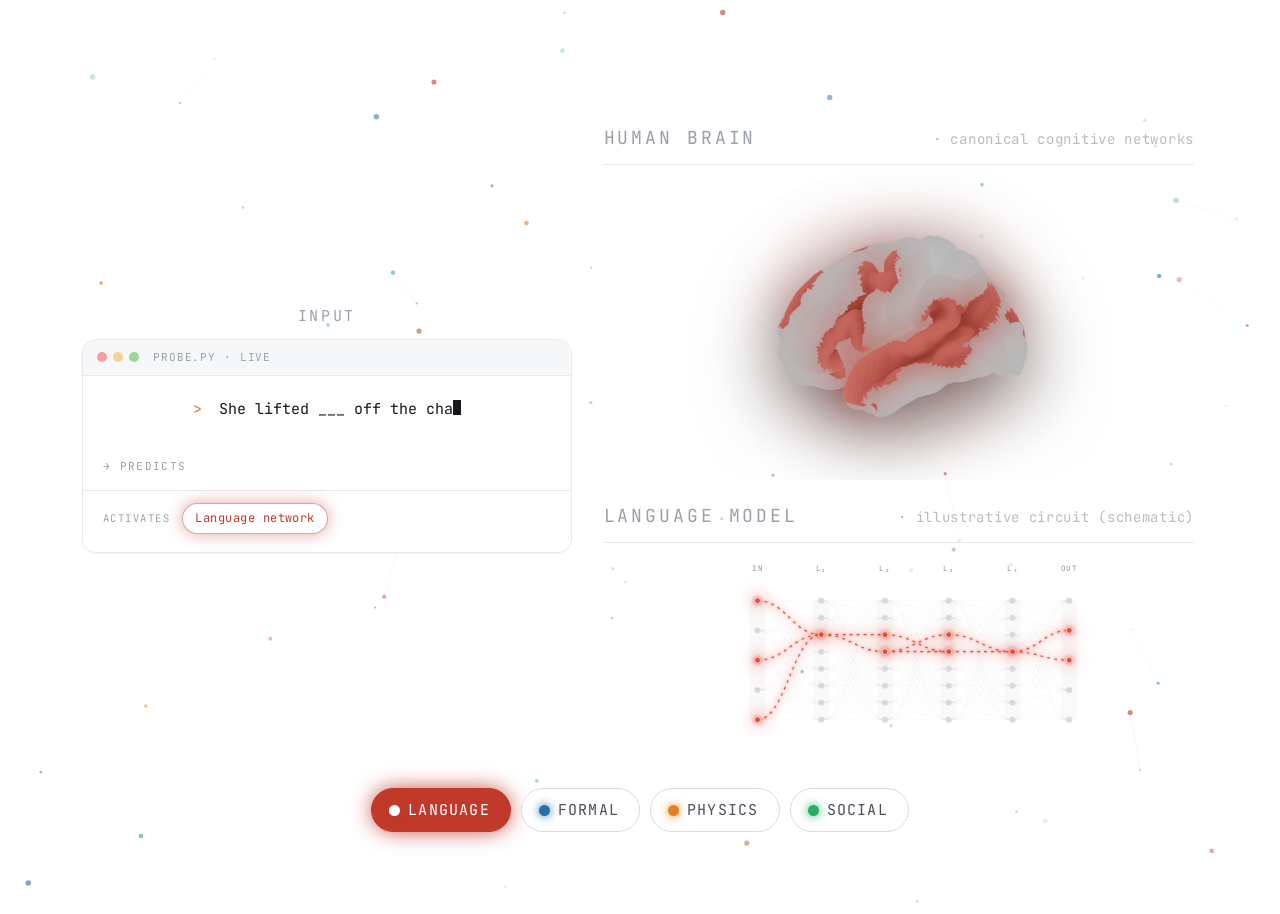
<file: hero_widget.html>
<!doctype html>
<html lang="en">
<head>
<meta charset="utf-8">
<meta name="viewport" content="width=device-width,initial-scale=1">
<title>Interactive demo — brain ↔ LLM</title>
<link rel="preconnect" href="https://fonts.googleapis.com">
<link rel="preconnect" href="https://fonts.gstatic.com" crossorigin>
<link href="https://fonts.googleapis.com/css2?family=Inter:wght@300;400;500;600;700;800&family=Newsreader:ital,opsz,wght@0,6..72,400;0,6..72,600;1,6..72,400&family=JetBrains+Mono:wght@400;600&display=swap" rel="stylesheet">
<link rel="stylesheet" href="style.css">
<style>
  /* ===== WHITE / ACADEMIC theme override of the dark hero stage ===== */
  :root{
    --bg:#ffffff; --ink:#16181d; --ink-mute:#3f444e; --ink-faint:#9aa0ab;
    --line:#e7e9ed; --line-strong:#d7dbe1; --accent:#D9772E;
  }
  html,body{ margin:0; background:#ffffff; }
  .hero{ min-height:0; padding:30px 22px 22px; background:#ffffff; border-bottom:none; }
  .hero-inner{ max-width:1180px; margin:0 auto; }
  .hero-stage{ margin-top:0; }

  /* terminal card -> light */
  .prompt-shell{ background:#ffffff; border:1px solid var(--line); box-shadow:0 1px 2px rgba(20,24,30,.04); }
  .prompt-bar{ background:#f6f7f9; border-bottom:1px solid var(--line); }
  .prompt-title{ color:var(--ink-faint); }
  .prompt-line{ color:var(--ink); }
  .prompt-caret{ background:var(--ink); }
  .prompt-chip{ background:#ffffff; }
  .stage-tile{ background:transparent; border:none; }
  .stage-tile .stage-tag{ border-bottom:1px solid var(--line); }
  .stage-tile-brain .stage-brain-wrap{ background:transparent; }

  /* neural-net node-link on white: faint grey lattice + colored live circuit */
  .nn-layer-well{ fill:rgba(20,24,30,.025); }
  .nn-edge{ stroke:rgba(20,24,30,.06); }
  .nn-node{ fill:#ccd1d9; stroke:#e3e6ea; }
  .nn-label{ fill:var(--ink-faint); }
  /* keep non-active components a faint grey (not white) when a domain is live */
  #stage-nn.is-lang .nn-edge:not(.circ-lang),
  #stage-nn.is-md   .nn-edge:not(.circ-md),
  #stage-nn.is-phys .nn-edge:not(.circ-phys),
  #stage-nn.is-tom  .nn-edge:not(.circ-tom){ stroke:rgba(20,24,30,.05); }
  #stage-nn.is-lang .nn-node:not(.circ-lang),
  #stage-nn.is-md   .nn-node:not(.circ-md),
  #stage-nn.is-phys .nn-node:not(.circ-phys),
  #stage-nn.is-tom  .nn-node:not(.circ-tom){ fill:#d6dae0; stroke:#e6e9ed; }

  /* pills -> white with colored dot; active = solid colored */
  .stage-pill{ background:#ffffff; border:1px solid #d9dde3; color:#4a4f59; }
  .stage-pill span{ background:var(--c); }
  .stage-pill:hover{ border-color:var(--c); }
  .stage-pill.active{ background:var(--c); border-color:var(--c); color:#ffffff; }
  .stage-pill.active span{ background:#ffffff; }

  /* legibility — this widget is shown scaled (~0.69) inside the page, so bump
     the small grey labels and pills at the source so they read clearly */
  .prompt-tag, .stage-tag{ font-size:15px; }
  .stage-tile .stage-tag{ font-size:18px; letter-spacing:.16em; }
  .stage-tile .stage-tag .tag-sub{ font-size:14px; letter-spacing:.05em; }
  .stage-pill{ font-size:15px; padding:11px 20px 11px 17px; }
  .stage-pill span{ width:11px; height:11px; }
</style>
</head>
<body>

<section class="hero">
  <canvas id="neurons-bg"></canvas>
  <div class="hero-inner">
    <div class="hero-stage">
      <div class="stage-row">

        <!-- LEFT: prompt typewriter -->
        <div class="stage-left">
          <div class="prompt-tag">INPUT</div>
          <div class="prompt-shell">
            <div class="prompt-bar">
              <span class="dot d-r"></span>
              <span class="dot d-y"></span>
              <span class="dot d-g"></span>
              <span class="prompt-title">probe.py · live</span>
            </div>
            <div class="prompt-body">
              <div class="prompt-line"><span class="prompt-gt">&gt;</span> <span id="prompt-text"></span><span class="prompt-caret">&nbsp;</span></div>
              <div class="prompt-ans">
                <span class="prompt-ans-lab">→ predicts</span>
                <span id="prompt-answer"></span>
              </div>
            </div>
            <div class="prompt-foot">
              <span class="prompt-foot-lab">activates</span>
              <span id="prompt-domain-chip" class="prompt-chip">Language network</span>
            </div>
          </div>
        </div>

        <!-- RIGHT: brain (top) + real-data neural-net (bottom) -->
        <div class="stage-right">
          <div class="stage-tile stage-tile-brain">
            <div class="stage-tag">HUMAN BRAIN <span class="tag-sub">· canonical cognitive networks</span></div>
            <div class="stage-brain-wrap" id="stage-brain">
              <img class="stage-base"               src="assets/brains/base.png"         alt="left hemisphere cortical surface">
              <img class="stage-overlay stage-lang" src="assets/brains/lang_overlay.png" alt="">
              <img class="stage-overlay stage-md"   src="assets/brains/md_overlay.png"   alt="">
              <img class="stage-overlay stage-phys" src="assets/brains/phys_overlay.png" alt="">
              <img class="stage-overlay stage-tom"  src="assets/brains/tom_overlay.png"  alt="">
              <div class="stage-pulse"></div>
            </div>
          </div>

          <div class="stage-tile stage-tile-nn">
            <div class="stage-tag">LANGUAGE MODEL <span class="tag-sub">· illustrative circuit (schematic)</span></div>
            <svg id="stage-nn" class="stage-nn" viewBox="0 0 520 250" xmlns="http://www.w3.org/2000/svg" aria-hidden="true">
              <g id="nn-layer-labels"></g>
              <g id="nn-edges"></g>
              <g id="nn-nodes"></g>
            </svg>
          </div>
        </div>

      </div>

      <!-- clickable pills — switch domain for both brain and model -->
      <div class="stage-pills">
        <button class="stage-pill" data-domain="lang"  style="--c:#C0392B"><span></span>Language</button>
        <button class="stage-pill" data-domain="md"    style="--c:#2471A3"><span></span>Formal</button>
        <button class="stage-pill" data-domain="phys"  style="--c:#E67E22"><span></span>Physics</button>
        <button class="stage-pill" data-domain="tom"   style="--c:#27AE60"><span></span>Social</button>
      </div>
    </div>
  </div>
</section>

<script src="assets/real_layers.js"></script>
<script src="script.js"></script>
</body>
</html>
</file>
<file: style.css>
/* =======================================================================
   LLM Modularity — project page
   Palette mirrors docs/figure.md
   Language #C0392B · Formal #2471A3 · Physical #E67E22 · Social #27AE60
   ======================================================================= */

:root {
  --c-lan: #C0392B;
  --c-md:  #2471A3;
  --c-phy: #E67E22;
  --c-tom: #27AE60;
  --c-shared: #9B59B6;

  --bg: #0c0d12;
  --bg-soft: #14161d;
  --bg-card: #1a1c25;
  --line: rgba(255,255,255,.08);
  --line-strong: rgba(255,255,255,.18);
  --ink: #ECECF1;
  --ink-mute: #9298A6;
  --ink-faint: #5d6371;
  --accent: #FFD27A;

  --serif: 'Newsreader', Georgia, serif;
  --sans: 'Inter', -apple-system, BlinkMacSystemFont, sans-serif;
  --mono: 'JetBrains Mono', ui-monospace, monospace;

  --maxw: 1200px;
}

* { box-sizing: border-box; }
html { scroll-behavior: smooth; }
body {
  margin: 0;
  background: var(--bg);
  color: var(--ink);
  font-family: var(--sans);
  font-feature-settings: "ss01", "cv11";
  -webkit-font-smoothing: antialiased;
  line-height: 1.55;
}
img { max-width: 100%; height: auto; display: block; }

/* ---------- shared section scaffolding ---------- */
section {
  padding: 110px 32px;
  max-width: var(--maxw);
  margin: 0 auto;
  position: relative;
}
.section-eyebrow {
  font-family: var(--mono);
  font-size: 12px;
  letter-spacing: .18em;
  text-transform: uppercase;
  color: var(--ink-faint);
  margin: 0 0 18px;
  font-weight: 500;
}
.section-title {
  font-family: var(--serif);
  font-weight: 600;
  font-size: clamp(28px, 4vw, 48px);
  line-height: 1.15;
  letter-spacing: -.015em;
  margin: 0 0 18px;
  color: var(--ink);
  max-width: 900px;
}
.section-lede {
  font-size: 18px;
  color: var(--ink-mute);
  max-width: 740px;
  margin: 0;
}
.section-head { margin-bottom: 64px; max-width: 1000px; }


/* ============================================================ HERO */
.hero {
  min-height: 100vh;
  max-width: none;
  padding: 0;
  position: relative;
  overflow: hidden;
  background: radial-gradient(ellipse at 50% 0%, #1c1e2a 0%, #0c0d12 60%);
  border-bottom: 1px solid var(--line);
}
#neurons-bg {
  position: absolute; inset: 0;
  width: 100%; height: 100%;
  z-index: 0;
}
.hero-inner {
  position: relative;
  z-index: 2;
  max-width: var(--maxw);
  margin: 0 auto;
  padding: 90px 32px 60px;
  display: grid;
  grid-template-columns: 1fr;
  gap: 32px;
  text-align: center;
}
.kicker {
  font-family: var(--mono);
  font-size: 12px;
  letter-spacing: .22em;
  text-transform: uppercase;
  color: var(--accent);
  opacity: .85;
}
.hero-title {
  font-family: var(--serif);
  font-weight: 600;
  font-size: clamp(36px, 6.4vw, 88px);
  line-height: 1.04;
  letter-spacing: -.022em;
  margin: 6px 0 0;
}
.title-accent {
  background: linear-gradient(90deg, var(--c-lan) 0%, var(--c-md) 33%, var(--c-phy) 66%, var(--c-tom) 100%);
  -webkit-background-clip: text;
  background-clip: text;
  color: transparent;
}
.hero-sub {
  max-width: 720px;
  margin: 14px auto 0;
  font-size: clamp(16px, 1.4vw, 19px);
  color: var(--ink-mute);
}
.hero-meta {
  display: flex; flex-wrap: wrap; gap: 10px;
  justify-content: center;
  margin-top: 6px;
}
.meta-pill {
  font-family: var(--mono);
  font-size: 11px;
  letter-spacing: .06em;
  text-transform: uppercase;
  padding: 8px 14px;
  border: 1px solid var(--line-strong);
  border-radius: 100px;
  color: var(--ink-mute);
  background: rgba(255,255,255,.02);
}
/* hero — left: prompt; right (stacked): brain on top, LLM on bottom */
.hero-stage {
  margin: 28px auto 0;
  width: 100%;
  max-width: 1180px;
  display: grid;
  gap: 24px;
}
.stage-row {
  display: grid;
  grid-template-columns: 0.9fr 1.1fr;
  gap: 28px;
  align-items: stretch;
}
.stage-left {
  display: flex;
  flex-direction: column;
  justify-content: center;
}
.stage-right {
  display: grid;
  grid-template-rows: 360px 240px;   /* fixed → SVG can never push pills */
  gap: 18px;
}
.stage-pills {
  display: flex;
  justify-content: center;
  gap: 10px;
  margin-top: 26px;
}

/* small uppercase column labels */
.prompt-tag,
.stage-tag {
  font-family: var(--mono);
  font-size: 10.5px;
  letter-spacing: .18em;
  text-transform: uppercase;
  color: var(--ink-faint);
  margin-bottom: 10px;
}
.tag-sub {
  text-transform: none;
  letter-spacing: .04em;
  color: var(--ink-faint);
  opacity: .7;
}

/* "Tiles" on the right — no boxes, just a label + a hairline rule above the viz */
.stage-tile {
  display: flex;
  flex-direction: column;
  padding: 4px 4px 0;
  min-height: 0;
  overflow: hidden;   /* SVG cannot bleed past the tile */
}
.stage-tile .stage-tag {
  font-size: 11.5px;
  letter-spacing: .22em;
  padding-bottom: 12px;
  border-bottom: 1px solid var(--line);
  margin-bottom: 14px;
  display: flex;
  align-items: baseline;
  justify-content: space-between;
  gap: 12px;
}
.stage-tile .stage-tag .tag-sub {
  font-size: 10px;
  letter-spacing: .08em;
  text-transform: none;
}
.stage-tile-brain .stage-brain-wrap {
  flex: 1;
  max-width: none;
  width: 100%;
  aspect-ratio: auto;
  position: relative;
  min-height: 0;
}
.stage-tile-nn .stage-nn {
  flex: 1 1 0;
  min-height: 0;
  width: 100%;
  height: 100%;          /* fills the tile height regardless of intrinsic */
  margin-top: 4px;
  display: block;
}

/* --- terminal-style prompt panel --- */
.stage-input { text-align: left; }
.prompt-shell {
  background: rgba(255,255,255,.03);
  border: 1px solid var(--line-strong);
  border-radius: 14px;
  overflow: hidden;
  box-shadow: 0 30px 80px -30px rgba(0,0,0,.6);
  backdrop-filter: blur(6px);
}
.prompt-bar {
  display: flex; align-items: center; gap: 6px;
  padding: 9px 14px;
  background: rgba(255,255,255,.04);
  border-bottom: 1px solid var(--line);
}
.prompt-bar .dot {
  width: 10px; height: 10px; border-radius: 50%;
  background: var(--ink-faint); opacity: .6;
}
.prompt-bar .d-r { background: #ED6A5E; }
.prompt-bar .d-y { background: #F4BF50; }
.prompt-bar .d-g { background: #62C554; }
.prompt-title {
  margin-left: 8px;
  font-family: var(--mono);
  font-size: 11px;
  letter-spacing: .08em;
  color: var(--ink-faint);
  text-transform: uppercase;
}
.prompt-body { padding: 22px 20px 14px; }
.prompt-line {
  font-family: var(--mono);
  font-size: 15px;
  line-height: 1.55;
  color: var(--ink);
  letter-spacing: 0;
  min-height: 3em;
}
.prompt-gt { color: var(--accent); margin-right: 8px; }
.prompt-caret {
  display: inline-block;
  width: 8px; height: 1em;
  background: var(--ink);
  vertical-align: -2px;
  animation: blink 1s steps(2,end) infinite;
}
@keyframes blink { 50% { opacity: 0; } }

.prompt-ans {
  margin-top: 14px;
  font-family: var(--mono);
  font-size: 14px;
  color: var(--ink-mute);
  min-height: 1.4em;
  display: flex; align-items: center; gap: 10px;
}
.prompt-ans-lab { color: var(--ink-faint); font-size: 11px; letter-spacing: .12em; text-transform: uppercase; }
#prompt-answer {
  color: var(--accent);
  font-weight: 600;
  opacity: 0;
  transition: opacity .4s ease;
}
#prompt-answer.show { opacity: 1; }

.prompt-foot {
  display: flex; align-items: center; gap: 12px;
  padding: 12px 20px 18px;
  border-top: 1px solid var(--line);
  font-size: 12px;
}
.prompt-foot-lab {
  font-family: var(--mono);
  font-size: 10.5px;
  letter-spacing: .14em;
  text-transform: uppercase;
  color: var(--ink-faint);
}
.prompt-chip {
  font-family: var(--mono);
  font-size: 12px;
  letter-spacing: .04em;
  padding: 5px 12px;
  border-radius: 100px;
  background: rgba(255,255,255,.04);
  color: var(--ink);
  border: 1px solid var(--chip-c, var(--line-strong));
  box-shadow: 0 0 16px var(--chip-c, transparent);
  transition: all .5s ease;
}

/* --- brain stage: 4 layers, one visible at a time --- */
.stage-brain-wrap {
  position: relative;
  width: 100%;
  aspect-ratio: 1 / 1;
  max-width: 520px;
  margin: 0 auto;
}
.stage-base {
  position: absolute;
  inset: 0;
  width: 100%; height: 100%;
  object-fit: contain;
  opacity: 1;
  filter: drop-shadow(0 18px 40px rgba(0,0,0,.55));
}
.stage-overlay {
  position: absolute;
  inset: 0;
  width: 100%; height: 100%;
  object-fit: contain;
  opacity: 0;
  transition: opacity .9s cubic-bezier(.2,.7,.2,1),
              transform .9s cubic-bezier(.2,.7,.2,1),
              filter   .9s ease;
  filter: drop-shadow(0 0 18px var(--c, transparent));
  transform: scale(.96);
  pointer-events: none;
}
#stage-brain.is-lang .stage-overlay.stage-lang,
#stage-brain.is-md   .stage-overlay.stage-md,
#stage-brain.is-phys .stage-overlay.stage-phys,
#stage-brain.is-tom  .stage-overlay.stage-tom {
  opacity: 1;
  transform: scale(1);
}
.stage-overlay.stage-lang { --c: rgba(192,57,43,.7); }
.stage-overlay.stage-md   { --c: rgba(36,113,163,.7); }
.stage-overlay.stage-phys { --c: rgba(230,126,34,.7); }
.stage-overlay.stage-tom  { --c: rgba(39,174,96,.7); }

/* --- LLM as a neural-network with lit circuits --- */
.stage-nn {
  width: 100%;
  height: auto;
  display: block;
  overflow: visible;
}
.nn-label {
  font-family: var(--mono);
  font-size: 10.5px;
  fill: var(--ink-faint);
  letter-spacing: .22em;
  text-transform: uppercase;
  font-weight: 500;
}

/* Faint vertical "wells" behind each layer of nodes */
.nn-layer-well {
  fill: rgba(255,255,255,.018);
}

/* Default state: every edge & node faint */
.nn-edge {
  stroke: rgba(255,255,255,.085);
  stroke-width: 0.55;
  fill: none;
  transition: stroke .6s ease, stroke-width .6s ease, opacity .6s ease, filter .6s ease;
}
.nn-node {
  fill: rgba(255,255,255,.18);
  stroke: rgba(255,255,255,.08);
  stroke-width: 0.4;
  transition: fill .6s ease, opacity .6s ease, filter .6s ease, r .6s ease, stroke .6s ease;
}

/* Active domain rules — applied by JS setting .is-<domain> on #stage-nn.
   Each edge / node can carry one OR multiple .circ-<domain> classes,
   so the same neuron may be lit by more than one domain at different times. */
#stage-nn.is-lang  .nn-edge.circ-lang,
#stage-nn.is-md    .nn-edge.circ-md,
#stage-nn.is-phys  .nn-edge.circ-phys,
#stage-nn.is-tom   .nn-edge.circ-tom {
  stroke: var(--c-on);
  stroke-width: 1.6;
  filter:
    drop-shadow(0 0 2px var(--c-on))
    drop-shadow(0 0 8px var(--c-on));
}
#stage-nn.is-lang  .nn-node.circ-lang,
#stage-nn.is-md    .nn-node.circ-md,
#stage-nn.is-phys  .nn-node.circ-phys,
#stage-nn.is-tom   .nn-node.circ-tom {
  fill: var(--c-on);
  stroke: rgba(255,255,255,.85);
  stroke-width: 1.2;
  filter:
    drop-shadow(0 0 3px var(--c-on))
    drop-shadow(0 0 12px var(--c-on));
}
/* dim everything else when a domain is active */
#stage-nn.is-lang  .nn-edge:not(.circ-lang),
#stage-nn.is-md    .nn-edge:not(.circ-md),
#stage-nn.is-phys  .nn-edge:not(.circ-phys),
#stage-nn.is-tom   .nn-edge:not(.circ-tom) {
  stroke: rgba(255,255,255,.04);
}
#stage-nn.is-lang  .nn-node:not(.circ-lang),
#stage-nn.is-md    .nn-node:not(.circ-md),
#stage-nn.is-phys  .nn-node:not(.circ-phys),
#stage-nn.is-tom   .nn-node:not(.circ-tom) {
  fill: rgba(255,255,255,.08);
  stroke: rgba(255,255,255,.02);
  filter: none;
}

/* Color is determined by the ACTIVE state (set on #stage-nn) — not by the
   element's own circ-* class. That way a node belonging to multiple circuits
   takes the colour of whatever domain is currently active. */
#stage-nn.is-lang { --c-on: #E94B3D; }
#stage-nn.is-md   { --c-on: #3D8BD1; }
#stage-nn.is-phys { --c-on: #FF9A3F; }
#stage-nn.is-tom  { --c-on: #3FCF7A; }

/* Flowing dash animation on the active circuit edges — sense of signal flow */
@keyframes circuit-flow {
  to { stroke-dashoffset: -28; }
}
#stage-nn.is-lang  .nn-edge.circ-lang,
#stage-nn.is-md    .nn-edge.circ-md,
#stage-nn.is-phys  .nn-edge.circ-phys,
#stage-nn.is-tom   .nn-edge.circ-tom {
  stroke-dasharray: 4 6;
  animation: circuit-flow 1.6s linear infinite;
}

/* gentle node pulse on the lit circuit */
@keyframes circuit-pulse {
  0%, 100% { transform: scale(1);   }
  50%      { transform: scale(1.18); }
}
#stage-nn.is-lang  .nn-node.circ-lang,
#stage-nn.is-md    .nn-node.circ-md,
#stage-nn.is-phys  .nn-node.circ-phys,
#stage-nn.is-tom   .nn-node.circ-tom {
  animation: circuit-pulse 2.4s ease-in-out infinite;
  transform-box: fill-box;
  transform-origin: center;
}

.stage-pulse {
  position: absolute;
  inset: 10%;
  border-radius: 50%;
  pointer-events: none;
  background: radial-gradient(circle at 50% 50%, var(--pulse-c, rgba(255,255,255,.10)) 0%, transparent 60%);
  filter: blur(20px);
  animation: stage-breathe 4s ease-in-out infinite;
  z-index: -1;
}
@keyframes stage-breathe {
  0%, 100% { transform: scale(.95); opacity: .55; }
  50%      { transform: scale(1.08); opacity: 1;   }
}

/* domain pills */
.stage-pill {
  appearance: none;
  background: rgba(255,255,255,.03);
  border: 1px solid var(--line-strong);
  color: var(--ink-mute);
  font-family: var(--mono);
  font-size: 11.5px;
  letter-spacing: .08em;
  text-transform: uppercase;
  padding: 8px 14px 8px 12px;
  border-radius: 100px;
  cursor: pointer;
  display: inline-flex; align-items: center; gap: 8px;
  transition: all .3s ease;
}
.stage-pill span {
  width: 9px; height: 9px; border-radius: 50%;
  background: var(--c);
  box-shadow: 0 0 10px var(--c);
}
.stage-pill:hover { color: var(--ink); border-color: var(--c); }
.stage-pill.active {
  background: rgba(255,255,255,.06);
  border-color: var(--c);
  color: #fff;
  box-shadow: 0 0 22px -2px var(--c);
}


/* ============================================================ FIGURE MOTION
   Subtle, perpetual but tasteful — applies to every .evidence-fig img and
   the chord image. Reveal-on-scroll + slow "shine sweep" on hover + idle
   gentle scale breath on the chord.
*/
.evidence-fig {
  overflow: hidden;
  position: relative;
}
.evidence-fig img {
  transition: transform .8s cubic-bezier(.2,.7,.2,1), filter .4s;
  will-change: transform;
}
.evidence-fig:hover img { transform: scale(1.025); filter: saturate(1.05); }

.evidence-fig::after {
  /* light sweep on hover — gives the figure life */
  content: "";
  position: absolute;
  inset: 0;
  background: linear-gradient(115deg, transparent 35%, rgba(255,255,255,.45) 50%, transparent 65%);
  transform: translateX(-110%);
  pointer-events: none;
  transition: transform 1.1s ease;
}
.evidence-fig:hover::after { transform: translateX(110%); }

/* chord: subtle perpetual breath */
.chord-fig img { animation: chord-breath 9s ease-in-out infinite; }
@keyframes chord-breath {
  0%, 100% { transform: scale(1);     }
  50%      { transform: scale(1.012); }
}

/* number card: gentle highlight pulse on the value once revealed */
.num-card .num-value {
  position: relative;
}
.num-card.in-view .num-value::after {
  content: "";
  position: absolute;
  left: -6px; right: -6px; top: -6px; bottom: -6px;
  border-radius: 8px;
  background: radial-gradient(circle, rgba(255,210,122,.18), transparent 60%);
  z-index: -1;
  animation: ncard-shine 2.4s ease-out 1;
}
@keyframes ncard-shine {
  0%   { opacity: 0; transform: scale(.7); }
  40%  { opacity: 1; transform: scale(1);  }
  100% { opacity: 0; transform: scale(1.4);}
}
.scroll-cue {
  position: absolute; bottom: 28px; left: 50%; transform: translateX(-50%);
  width: 22px; height: 36px; border: 1px solid var(--line-strong); border-radius: 14px;
  display: grid; place-items: start center; padding-top: 8px;
  opacity: .6;
}
.scroll-cue span {
  display: block; width: 2px; height: 8px; background: var(--ink-mute);
  border-radius: 2px; animation: scrollblip 1.6s ease-in-out infinite;
}
@keyframes scrollblip {
  0%, 100% { transform: translateY(0); opacity: .5; }
  50%      { transform: translateY(8px); opacity: 1; }
}


/* ============================================================ NUMBERS */
.numbers {
  padding-top: 130px;
  padding-bottom: 100px;
}
.numbers .section-eyebrow { text-align: center; margin-bottom: 36px; }
.numbers-grid {
  display: grid;
  grid-template-columns: repeat(4, 1fr);
  gap: 20px;
}
.num-card {
  background: var(--bg-card);
  border: 1px solid var(--line);
  border-radius: 18px;
  padding: 36px 26px 30px;
  text-align: left;
  position: relative;
  transition: transform .4s ease, border-color .4s;
}
.num-card:hover { transform: translateY(-4px); border-color: var(--line-strong); }
.num-value {
  font-family: var(--serif);
  font-weight: 600;
  font-size: 64px;
  line-height: 1;
  letter-spacing: -.02em;
  color: var(--ink);
}
.num-suffix { font-size: 36px; color: var(--ink-mute); margin-left: 2px; }
.num-label {
  margin-top: 12px;
  font-size: 14px;
  color: var(--ink);
  font-weight: 500;
}
.num-versus {
  margin-top: 6px;
  font-size: 13px;
  color: var(--ink-faint);
}
.num-versus strong { color: var(--ink-mute); }
.num-versus em { color: var(--accent); font-style: normal; font-family: var(--mono); }


/* ============================================================ CHORD */
.chord-section {
  padding: 130px 32px;
  position: relative;
}
.chord-section::before {
  /* subtle vignette to lift the dark chord */
  content: "";
  position: absolute; inset: 60px 0;
  background: radial-gradient(ellipse at center, rgba(192,57,43,.06), rgba(36,113,163,.05) 25%, rgba(230,126,34,.05) 50%, rgba(39,174,96,.05) 75%, transparent 80%);
  pointer-events: none;
  z-index: 0;
}
.chord-grid {
  position: relative;
  z-index: 1;
  display: grid;
  grid-template-columns: 0.95fr 1.05fr;
  gap: 56px;
  align-items: center;
}
.chord-text .section-eyebrow { margin-bottom: 14px; }
.chord-text .section-lede { margin-bottom: 26px; }
.chord-key {
  list-style: none;
  padding: 0; margin: 0 0 26px;
  display: grid;
  grid-template-columns: repeat(2, 1fr);
  gap: 10px 22px;
}
.chord-key li {
  display: flex; align-items: center; gap: 10px;
  font-family: var(--mono);
  font-size: 12.5px;
  letter-spacing: .04em;
  color: var(--ink-mute);
}
.chord-key li span {
  width: 14px; height: 14px;
  border-radius: 3px;
  background: var(--c);
  box-shadow: 0 0 10px var(--c);
  flex-shrink: 0;
}
.chord-cap {
  font-size: 12.5px;
  color: var(--ink-faint);
  font-style: italic;
}
.chord-cap .muted { color: rgba(255,255,255,.25); font-style: normal; font-family: var(--mono); font-size: 11px; }

.chord-fig {
  position: relative;
  background: #fafafc;
  border-radius: 18px;
  padding: 22px;
  border: 1px solid var(--line);
  box-shadow:
    0 40px 90px -30px rgba(0,0,0,.65),
    0 0 0 1px rgba(255,255,255,.04) inset;
  overflow: visible;   /* allow the colored halo to escape */
}
.chord-fig::before {
  /* slow conic halo OUTSIDE the white panel, framing the chord */
  content: "";
  position: absolute;
  inset: -22px;
  border-radius: 26px;
  background: conic-gradient(from 0deg,
              rgba(192,57,43,.35),
              rgba(36,113,163,.35),
              rgba(230,126,34,.35),
              rgba(39,174,96,.35),
              rgba(192,57,43,.35));
  filter: blur(28px);
  animation: chord-glow 22s linear infinite;
  pointer-events: none;
  z-index: -1;
  opacity: .9;
}
@keyframes chord-glow {
  to { transform: rotate(360deg); }
}
.chord-fig img {
  position: relative;
  z-index: 1;
  width: 100%;
  display: block;
  border-radius: 8px;
}


/* ============================================================ DOMAINS */
.domains { padding-top: 110px; }
.domain-grid {
  display: grid;
  grid-template-columns: repeat(4, 1fr);
  gap: 18px;
}
.domain-card {
  background: var(--bg-card);
  border: 1px solid var(--line);
  border-top: 4px solid var(--c);
  border-radius: 16px;
  padding: 26px 24px 22px;
  position: relative;
  transition: transform .35s ease, border-color .35s;
}
.domain-card:hover { transform: translateY(-3px); border-top-color: var(--c); }
.domain-num {
  font-family: var(--mono);
  font-size: 11px;
  letter-spacing: .12em;
  color: var(--ink-faint);
}
.domain-name {
  font-family: var(--serif);
  font-weight: 600;
  font-size: 30px;
  line-height: 1;
  margin: 8px 0 6px;
  color: var(--c);
  letter-spacing: -.01em;
}
.domain-net {
  font-size: 12.5px;
  font-style: italic;
  color: var(--ink-mute);
  margin: 0 0 14px;
  letter-spacing: .01em;
}
.domain-tasks {
  list-style: none;
  padding: 0;
  margin: 0 0 18px;
  border-top: 1px dashed var(--line);
  padding-top: 12px;
}
.domain-tasks li {
  font-size: 13px;
  color: var(--ink-mute);
  padding: 4px 0;
  position: relative; padding-left: 14px;
}
.domain-tasks li::before {
  content: ""; position: absolute; left: 0; top: 11px;
  width: 5px; height: 5px; background: var(--c); border-radius: 50%;
}
.domain-count {
  font-family: var(--mono);
  font-size: 11px;
  letter-spacing: .14em;
  color: var(--ink-faint);
  text-transform: uppercase;
}


/* ============================================================ METHOD */
.method { padding-top: 110px; }
.method-flow {
  display: grid;
  grid-template-columns: 1fr 36px 1fr 36px 1fr 36px 1fr;
  gap: 0;
  align-items: stretch;
}
.flow-step {
  background: var(--bg-card);
  border: 1px solid var(--line);
  border-radius: 14px;
  padding: 24px 22px;
  position: relative;
}
.flow-num {
  font-family: var(--mono);
  font-size: 11px;
  color: var(--accent);
  letter-spacing: .12em;
  border: 1px solid var(--accent);
  width: 24px; height: 24px;
  display: grid; place-items: center;
  border-radius: 50%;
  margin-bottom: 14px;
}
.flow-step h5 {
  font-family: var(--serif);
  font-weight: 600;
  font-size: 19px;
  margin: 0 0 6px;
  letter-spacing: -.005em;
}
.flow-step p { color: var(--ink-mute); font-size: 13.5px; margin: 0 0 14px; }
.flow-formula {
  font-family: var(--mono);
  font-size: 12.5px;
  background: rgba(255,255,255,.03);
  border: 1px solid var(--line);
  border-radius: 6px;
  padding: 8px 12px;
  color: var(--accent);
}
.flow-formula code { color: var(--accent); }
.flow-formula .muted { color: var(--ink-faint); }
.flow-formula .arrow { color: var(--ink-faint); margin: 0 4px; }
.flow-arrow {
  align-self: center;
  border-top: 1px dashed var(--line-strong);
  height: 0;
  margin: 0 6px;
  position: relative;
}
.flow-arrow::after {
  content: ""; position: absolute; right: -4px; top: -6px;
  border: 6px solid transparent; border-left-color: var(--line-strong);
}


/* ============================================================ EVIDENCE */
.evidence {
  display: grid;
  grid-template-columns: 1fr 1.15fr;
  gap: 60px;
  align-items: center;
}
.evidence.flip { grid-template-columns: 1.15fr 1fr; }
.evidence.flip .evidence-text { order: 2; }
.evidence.flip .evidence-fig  { order: 1; }
.ev-label {
  font-family: var(--mono);
  font-size: 11.5px;
  letter-spacing: .18em;
  text-transform: uppercase;
  color: var(--accent);
  margin-bottom: 18px;
}
.ev-title {
  font-family: var(--serif);
  font-weight: 600;
  font-size: clamp(26px, 3vw, 40px);
  line-height: 1.18;
  letter-spacing: -.015em;
  margin: 0 0 18px;
}
.evidence-text p { color: var(--ink-mute); font-size: 17px; margin: 0 0 16px; }
.ev-aside {
  font-size: 14.5px !important;
  color: var(--ink-faint) !important;
  border-left: 2px solid var(--line-strong);
  padding-left: 14px;
}
.ev-stats {
  display: grid; grid-template-columns: repeat(4, 1fr); gap: 10px;
  margin: 22px 0 22px;
}
.ev-stats > div {
  background: var(--bg-card);
  border: 1px solid var(--line);
  border-radius: 10px;
  padding: 14px 12px;
  text-align: center;
}
.ev-stats strong {
  display: block;
  font-family: var(--serif);
  font-size: 26px;
  font-weight: 600;
  letter-spacing: -.01em;
}
.ev-stats span { font-size: 11.5px; color: var(--ink-faint); letter-spacing: .04em; }
.ev-stats > div:nth-child(1) strong { color: var(--c-md); }
.ev-stats > div:nth-child(2) strong { color: var(--c-lan); }
.ev-stats > div:nth-child(3) strong { color: var(--c-phy); }
.ev-stats > div:nth-child(4) strong { color: var(--c-tom); }

.ev-stat-big {
  margin-top: 24px;
  padding: 22px 26px;
  background: linear-gradient(135deg, rgba(192,57,43,.10), rgba(36,113,163,.10) 33%, rgba(230,126,34,.10) 66%, rgba(39,174,96,.10));
  border: 1px solid var(--line-strong);
  border-radius: 16px;
}
.ev-stat-big-val {
  font-family: var(--serif);
  font-size: 38px;
  font-weight: 600;
  letter-spacing: -.01em;
}
.ev-stat-big-lab {
  font-size: 13px; color: var(--ink-mute); margin-top: 4px;
}

.evidence-fig {
  background: #fff;
  border: 1px solid var(--line);
  border-radius: 14px;
  padding: 18px;
}
.evidence-fig img { border-radius: 8px; }
.fig-cap {
  margin-top: 12px;
  font-size: 12.5px;
  color: #555;
  font-style: italic;
  text-align: center;
}
.fig-cap strong { color: #000; font-style: normal; }

/* ev-bars (interactive replacement display) */
.ev-bars { margin-top: 22px; }
.bar-row {
  display: grid;
  grid-template-columns: 90px 1fr;
  align-items: center;
  gap: 14px;
  margin-bottom: 8px;
}
.bar-name { font-size: 13.5px; color: var(--ink); font-weight: 500; }
.bar-tracks { display: flex; gap: 6px; height: 30px; }
.bar {
  height: 100%;
  border-radius: 6px;
  display: flex;
  align-items: center;
  justify-content: flex-end;
  padding: 0 8px;
  font-family: var(--mono);
  font-size: 11px;
  color: rgba(255,255,255,.95);
  width: calc(var(--v) * 50%);
  min-width: 38px;
  transform-origin: left;
  animation: barIn 1s cubic-bezier(.2,.7,.2,1) backwards;
}
.bar-w { background: var(--c); }
.bar-c { background: var(--c); opacity: .25; }
@keyframes barIn {
  from { transform: scaleX(0); }
  to   { transform: scaleX(1); }
}
.bar-legend {
  display: flex; gap: 14px; align-items: center;
  font-size: 12px; color: var(--ink-faint);
  margin-top: 8px;
}
.bar-legend .dot {
  width: 12px; height: 12px; border-radius: 3px; background: var(--ink-mute); margin-right: 4px; display: inline-block;
}
.bar-legend .dot.faded { opacity: .25; }


/* ============================================================ MODELS */
.models { padding-top: 80px; padding-bottom: 100px; text-align: center; }
.models .section-lede { margin-left: auto; margin-right: auto; }
.model-row {
  display: grid;
  grid-template-columns: repeat(6, 1fr);
  gap: 14px;
  margin-top: 40px;
}
.model-card {
  padding: 22px 14px;
  background: var(--bg-card);
  border: 1px solid var(--line);
  border-radius: 12px;
  transition: transform .3s ease, border-color .3s;
}
.model-card:hover { transform: translateY(-3px); border-color: var(--line-strong); }
.model-name {
  font-family: var(--serif);
  font-weight: 600;
  font-size: 17px;
  letter-spacing: -.005em;
}
.model-size {
  font-family: var(--mono);
  font-size: 13px;
  color: var(--accent);
  margin: 4px 0 10px;
  letter-spacing: .04em;
}
.model-stat {
  font-family: var(--mono);
  font-size: 11px;
  color: var(--ink-mute);
  letter-spacing: .04em;
}
.model-stat span { color: var(--ink-faint); margin: 0 4px; }
.model-row-caption {
  font-family: var(--mono);
  font-size: 11px;
  letter-spacing: .12em;
  text-transform: uppercase;
  color: var(--ink-faint);
  margin-top: 18px;
}


/* ============================================================ TAKEAWAY */
.takeaway {
  padding: 140px 32px;
  text-align: center;
  position: relative;
}
.ta-title {
  font-family: var(--serif);
  font-weight: 600;
  font-size: clamp(34px, 5.4vw, 64px);
  letter-spacing: -.02em;
  margin: 0 0 22px;
  background: linear-gradient(90deg, var(--c-lan), var(--c-md) 33%, var(--c-phy) 66%, var(--c-tom));
  -webkit-background-clip: text; background-clip: text; color: transparent;
}
.ta-sub {
  max-width: 760px;
  margin: 0 auto;
  font-size: 18px;
  color: var(--ink-mute);
  line-height: 1.65;
}
.ta-sub strong { color: var(--ink); font-weight: 600; }


/* ============================================================ FOOTER */
.page-foot {
  border-top: 1px solid var(--line);
  padding: 50px 32px 60px;
  max-width: var(--maxw);
  margin: 0 auto;
  color: var(--ink-mute);
  font-size: 13px;
}
.foot-cols {
  display: grid; grid-template-columns: repeat(3, 1fr); gap: 24px;
  margin-bottom: 24px;
}
.foot-lab {
  font-family: var(--mono);
  font-size: 11px;
  letter-spacing: .14em;
  text-transform: uppercase;
  color: var(--ink-faint);
  margin-bottom: 8px;
}
.foot-meta { font-size: 12px; color: var(--ink-faint); }
.foot-meta code { color: var(--accent); font-family: var(--mono); font-size: 11px; }


/* ============================================================ REVEAL ANIMATIONS */
.reveal {
  opacity: 0;
  transform: translateY(28px);
  transition: opacity .9s ease, transform .9s cubic-bezier(.2,.7,.2,1);
}
.reveal.in {
  opacity: 1;
  transform: none;
}


/* ============================================================ RESPONSIVE */
@media (max-width: 980px) {
  .numbers-grid, .domain-grid { grid-template-columns: repeat(2, 1fr); }
  .method-flow { grid-template-columns: 1fr; gap: 16px; }
  .flow-arrow { display: none; }
  .evidence, .evidence.flip { grid-template-columns: 1fr; gap: 32px; }
  .evidence.flip .evidence-text { order: initial; }
  .evidence.flip .evidence-fig  { order: initial; }
  .model-row { grid-template-columns: repeat(3, 1fr); }
  .foot-cols { grid-template-columns: 1fr; }
  .stage-row { grid-template-columns: 1fr; gap: 32px; }
  .chord-grid { grid-template-columns: 1fr; gap: 36px; }
}
@media (max-width: 540px) {
  .numbers-grid, .domain-grid, .model-row { grid-template-columns: 1fr 1fr; }
  .ev-stats { grid-template-columns: repeat(2, 1fr); }
  section { padding: 80px 22px; }
  .hero-inner { padding: 60px 22px 40px; }
  .chord-key { grid-template-columns: 1fr; }
}
</file>
